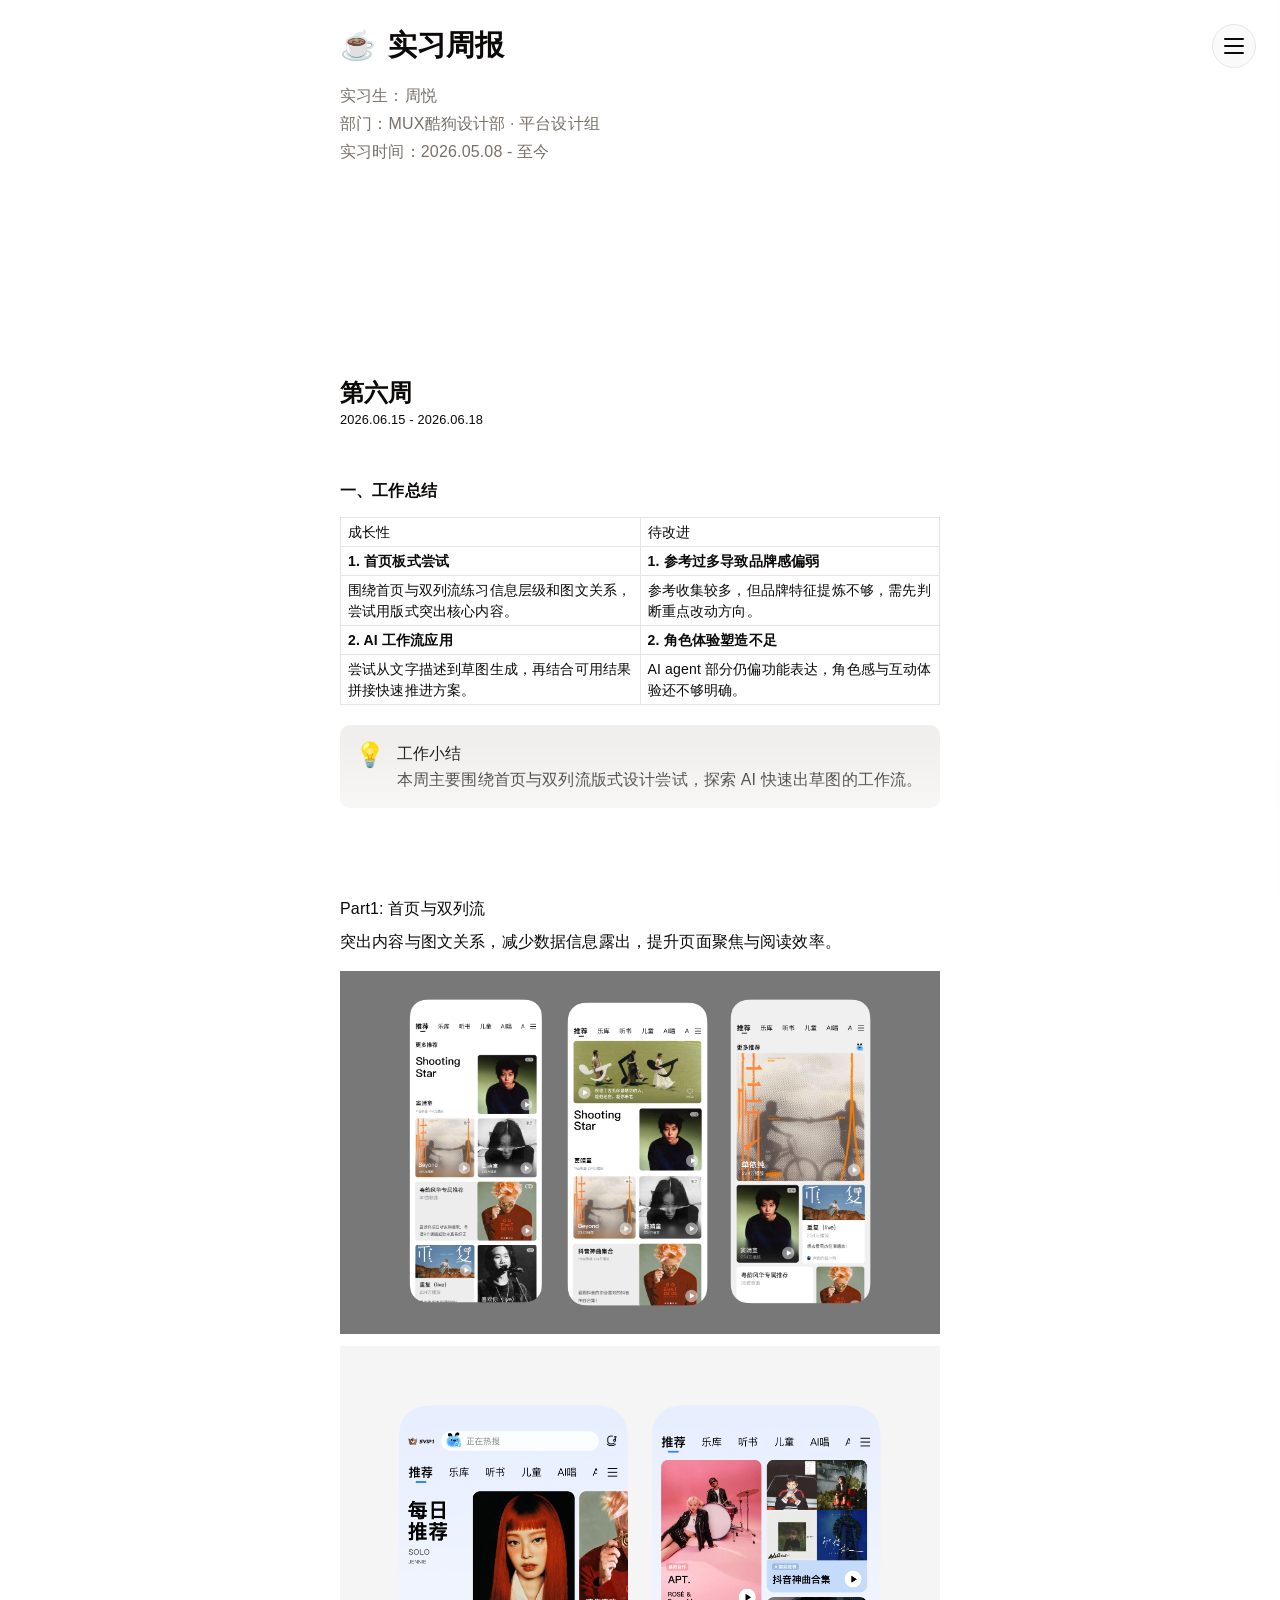
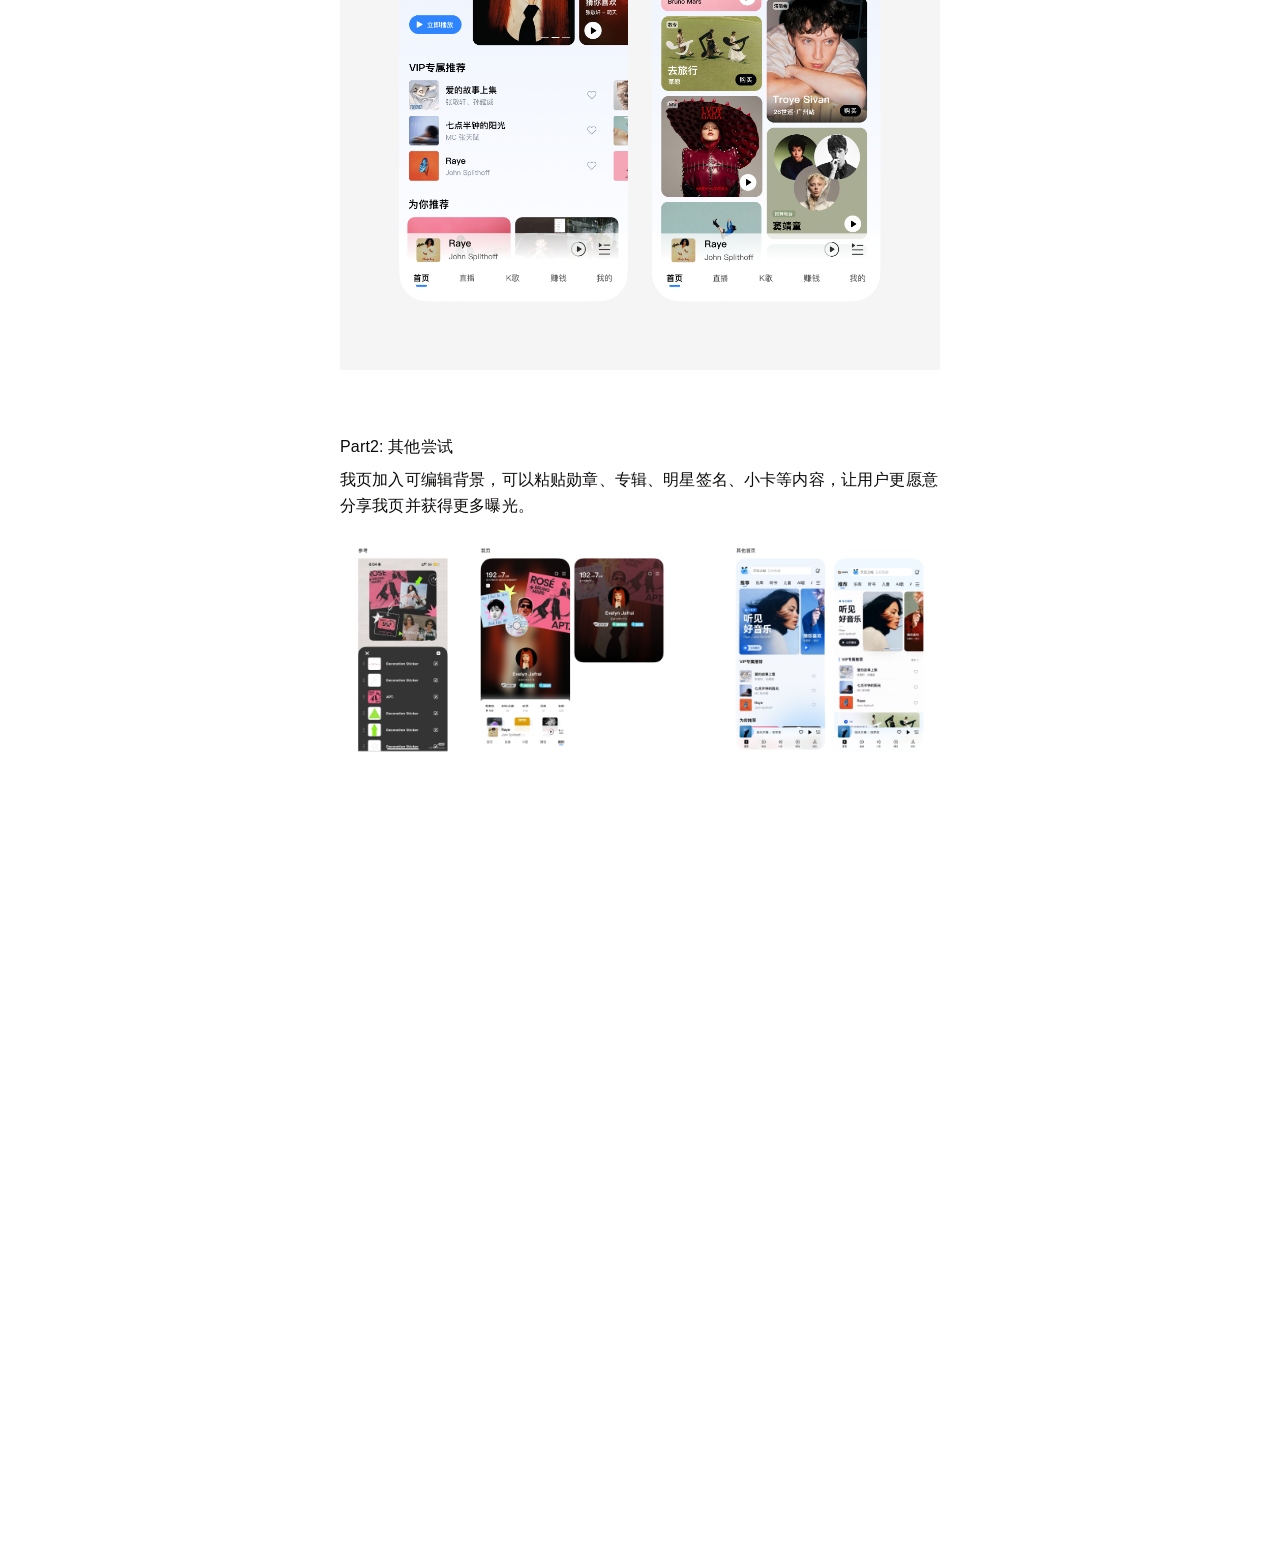
<file: index.html>
<!doctype html>
<html lang="zh-CN">
	<head>
		<meta charset="utf-8" />
		<meta name="viewport" content="width=device-width, initial-scale=1" />
		<title>实习周报-首页</title>
		<link rel="icon" href="data:image/svg+xml,%3Csvg%20xmlns%3D%22http%3A//www.w3.org/2000/svg%22%20viewBox%3D%220%200%20100%20100%22%3E%3Ctext%20y%3D%22.9em%22%20font-size%3D%2290%22%3E%E2%98%95%EF%B8%8F%3C/text%3E%3C/svg%3E" />
		<style>
			:root {
				--accent-color: #007aff;
				--bg-gray: #f7f6f3;
				--text-main: rgb(55, 53, 47);
				--text-secondary: rgba(55, 53, 47, 0.6);
				--card-bg: #fff;
				--body-bg: #f7f6f3;
				--base-font-size: 16px;
				--menu-bg: rgba(255, 255, 255, 0.95);
				--menu-font-size: 16px;
				--header-top: 24px;
				--header-btn-size: 44px;
			}

			body.dark-mode {
				--bg-gray: #5a5a5c;
				--text-main: #f2f2f7;
				--text-secondary: #aeaeb2;
				--card-bg: #4f4f51;
				--body-bg: #404042;
				--menu-bg: rgba(79, 79, 81, 0.96);
			}

			html {
				font-size: var(--base-font-size);
			}

			body {
				margin: 0;
				padding: var(--header-top) 20px 40px;
				font-family: ui-sans-serif, -apple-system, BlinkMacSystemFont, "Segoe UI", Helvetica, Arial, sans-serif;
				color: var(--text-main);
				line-height: 1.5;
				background-color: var(--body-bg);
				transition: background-color 0.3s, color 0.3s;
			}
			main {
				max-width: 600px;
				margin: 0 auto;
			}
			.header-section {
				margin-bottom: 10px;
				position: relative;
			}
			h1 {
				font-size: 1.8rem;
				margin: 0 0 16px;
				min-height: var(--header-btn-size);
				display: flex;
				align-items: center;
				gap: 12px;
				padding-right: calc(var(--header-btn-size) + 16px);
			}
			.profile-info {
				font-size: 1rem;
				color: var(--text-secondary);
			}
			.profile-info p {
				margin: 4px 0;
			}

			h2 {
				font-size: 1.15rem;
				margin: 10px 0 4px;
				font-weight: 700;
			}

			/* Hamburger menu button */
			.hamburger-btn {
				position: fixed;
				top: var(--header-top);
				right: 24px;
				z-index: 1001;
				background: var(--bg-gray);
				border: none;
				border-radius: 12px;
				width: var(--header-btn-size);
				height: var(--header-btn-size);
				cursor: pointer;
				display: flex;
				flex-direction: column;
				justify-content: center;
				align-items: center;
				gap: 5px;
				transition: background-color 0.2s;
				box-shadow: 0 2px 8px rgba(0,0,0,0.05);
			}

			.hamburger-btn:hover {
				background-color: rgba(0, 0, 0, 0.06);
			}

			body.dark-mode .hamburger-btn:hover {
				background-color: rgba(255, 255, 255, 0.08);
			}

			.hamburger-btn span {
				display: block;
				width: 20px;
				height: 2px;
				background-color: var(--text-main);
				border-radius: 2px;
				transition: all 0.3s ease;
			}
			.hamburger-btn.active span:nth-child(1) { transform: translateY(7px) rotate(45deg); }
			.hamburger-btn.active span:nth-child(2) { opacity: 0; }
			.hamburger-btn.active span:nth-child(3) { transform: translateY(-7px) rotate(-45deg); }

			/* Settings Menu Panel — fixed size, unaffected by font slider */
			.settings-menu {
				position: fixed;
				top: 0;
				right: -300px;
				width: 280px;
				height: 100vh;
				background: var(--menu-bg);
				backdrop-filter: blur(20px);
				-webkit-backdrop-filter: blur(20px);
				z-index: 1000;
				box-shadow: -5px 0 20px rgba(0,0,0,0.1);
				transition: right 0.4s cubic-bezier(0.4, 0, 0.2, 1);
				padding: 100px 24px 24px;
				box-sizing: border-box;
				font-size: var(--menu-font-size);
			}
			.settings-menu.open {
				right: 0;
			}

			.menu-item {
				margin-bottom: 32px;
			}
			.menu-item > label {
				display: block;
				font-size: 14px;
				font-weight: 600;
				margin-bottom: 12px;
				color: var(--text-secondary);
				text-transform: uppercase;
				letter-spacing: 0.05em;
			}

			.toggle-row > label:not(.switch) {
				display: block;
				font-size: var(--menu-font-size);
				font-weight: 400;
				margin: 0;
				color: var(--text-main);
				text-transform: none;
				letter-spacing: normal;
			}

			/* Dark Mode Toggle */
			.toggle-row {
				display: flex;
				justify-content: space-between;
				align-items: center;
			}
			.switch {
				position: relative;
				display: inline-block;
				width: 50px;
				height: 28px;
			}
			.switch input { opacity: 0; width: 0; height: 0; }
			.slider {
				position: absolute;
				cursor: pointer;
				top: 0; left: 0; right: 0; bottom: 0;
				background-color: #ccc;
				transition: .4s;
				border-radius: 28px;
			}
			.slider:before {
				position: absolute;
				content: "";
				height: 20px; width: 20px;
				left: 4px; bottom: 4px;
				background-color: white;
				transition: .4s;
				border-radius: 50%;
				box-shadow: 0 2px 4px rgba(0,0,0,0.2);
			}
			input:checked + .slider { background-color: var(--accent-color); }
			input:checked + .slider:before { transform: translateX(22px); }

			/* Font Size Slider */
			.font-slider-container {
				padding: 10px 0;
			}
			.font-slider {
				-webkit-appearance: none;
				width: 100%;
				height: 6px;
				background: #ddd;
				border-radius: 3px;
				outline: none;
				margin: 15px 0;
			}
			.font-slider::-webkit-slider-thumb {
				-webkit-appearance: none;
				appearance: none;
				width: 24px;
				height: 24px;
				background: #fff;
				border: 1px solid rgba(0,0,0,0.1);
				border-radius: 50%;
				cursor: pointer;
				box-shadow: 0 2px 6px rgba(0,0,0,0.15);
			}
			.slider-labels {
				display: flex;
				justify-content: space-between;
				font-size: 12px;
				color: var(--text-secondary);
				margin-top: 8px;
			}

			/* Card UI Styles */
			.card-container {
				display: flex;
				flex-direction: column;
				gap: 16px;
			}

			.zhoubao-card {
				background: var(--card-bg);
				border-radius: 16px;
				overflow: hidden;
				transition: all 0.4s cubic-bezier(0.4, 0, 0.2, 1);
				cursor: pointer;
				position: relative;
				border: 1px solid rgba(0,0,0,0.03);
				display: block;
			}

			a.zhoubao-card {
				color: inherit;
				text-decoration: none;
			}

			.zhoubao-card.no-cover .card-header {
				justify-content: flex-start;
			}

			/* Expanded State */
			.zhoubao-card.expanded {
				background: var(--card-bg);
				box-shadow: 0 4px 12px rgba(0, 0, 0, 0.04), 0 1px 3px rgba(0, 0, 0, 0.03);
				transform: translateY(-2px);
				border-color: rgba(0, 0, 0, 0.05);
			}

			body.dark-mode .zhoubao-card.expanded {
				box-shadow: 0 4px 12px rgba(0, 0, 0, 0.12), 0 1px 3px rgba(0, 0, 0, 0.08);
				border-color: rgba(255, 255, 255, 0.06);
			}

			.card-cover {
				width: 100%;
				height: 240px;
				overflow: hidden;
			}

			.card-cover img,
			.card-cover video {
				width: 100%;
				height: 100%;
				object-fit: cover;
			}

			.card-content {
				padding: 16px 20px;
				display: flex;
				flex-direction: column;
				gap: 2px;
			}

			.card-header {
				display: flex;
				justify-content: space-between;
				align-items: center;
			}

			.card-title {
				font-size: 1.05rem;
				font-weight: 600;
			}

			.card-date {
				font-size: 0.8rem;
				color: var(--text-secondary);
			}

			.card-action {
				opacity: 1;
				visibility: visible;
			}

			.view-button {
				display: inline-flex;
				align-items: center;
				gap: 6px;
				background: var(--accent-color);
				color: #fff;
				padding: 8px 16px;
				border-radius: 18px;
				text-decoration: none;
				font-weight: 600;
				font-size: 0.85rem;
				transition: transform 0.2s, background-color 0.2s;
			}

			.view-button:hover {
				transform: scale(1.05);
				background-color: #0056b3;
			}

			/* Collapsed Hover */
			.zhoubao-card:hover {
				background-color: var(--bg-gray);
				opacity: 0.9;
			}

			@media (max-width: 600px) {
				:root {
					--header-top: 20px;
				}
				.card-cover { height: 180px; }
				.hamburger-btn { right: 15px; }
			}

			/* Bottom Gradient Overlay */
			.bottom-gradient {
				position: fixed;
				bottom: 0;
				left: 0;
				right: 0;
				height: 160px;
				background: linear-gradient(to top, 
					var(--body-bg) 0%, 
					var(--body-bg) 20%, 
					transparent 100%);
				pointer-events: none;
				z-index: 999;
			}
			
			/* Extra padding for main to scroll past gradient */
			main {
				padding-bottom: 100px;
			}

			.latest-report {
				margin-top: 4px;
				margin-bottom: 18px;
			}

			.report-iframe {
				display: block;
				width: 100%;
				border: 0;
				min-height: 400px;
				background: transparent;
				overflow: hidden;
			}

			.global-lightbox {
				position: fixed;
				inset: 0;
				display: none;
				align-items: center;
				justify-content: center;
				padding: 24px;
				background: rgba(0, 0, 0, 0.92);
				z-index: 3000;
			}

			.global-lightbox.open {
				display: flex;
			}

			.global-lightbox img {
				max-width: min(96vw, 1600px);
				max-height: 94vh;
				width: auto;
				height: auto;
				object-fit: contain;
			}

			.global-lightbox video {
				max-width: min(96vw, 1600px);
				max-height: 94vh;
				width: auto;
				height: auto;
				object-fit: contain;
				background: #000;
			}
		</style>
		<link rel="stylesheet" href="assets/elevenlabs.css" />
	</head>
	<body>
		<button
			type="button"
			class="hamburger-btn"
			id="menuBtn"
			aria-label="打开设置菜单"
			aria-expanded="false"
			aria-controls="settingsMenu"
		>
			<span></span>
			<span></span>
			<span></span>
		</button>

		<aside class="settings-menu" id="settingsMenu">
			<div class="menu-item">
				<div class="toggle-row">
					<label>Dark Mode</label>
					<label class="switch">
						<input type="checkbox" id="darkModeToggle">
						<span class="slider"></span>
					</label>
				</div>
			</div>

			<div class="menu-item">
				<label>Font Size</label>
				<div class="font-slider-container">
					<input type="range" min="14" max="24" value="16" class="font-slider" id="fontSlider">
					<div class="slider-labels">
						<span>Small</span>
						<span id="fontSizeLabel">16px</span>
						<span>Large</span>
					</div>
				</div>
			</div>
		</aside>

		<main>
			<div class="header-section">
				<h1><span class="home-icon" aria-hidden="true">☕️</span>实习周报</h1>
				<div class="profile-info">
					<p>实习生：周悦</p>
					<p>部门：MUX酷狗设计部 · 平台设计组</p>
					<p>实习时间：2026.05.08 - 至今</p>
				</div>
			</div>

			<div class="latest-report">
				<iframe class="report-iframe" id="latestReport" name="latestReport" src="week6/zhoubao6.html?embed=1" loading="lazy" allow="fullscreen; autoplay" allowfullscreen scrolling="no"></iframe>
			</div>

			<h2>往期周报</h2>

			<div class="card-container" id="archiveList"></div>
		</main>

		<div class="bottom-gradient"></div>
		<div class="global-lightbox" id="globalLightbox" aria-hidden="true">
			<img id="globalLightboxImage" alt="">
			<video id="globalLightboxVideo" controls playsinline autoplay loop muted></video>
		</div>

		<script>
			const reports = [
				{
					id: 'week6',
					title: '第六周',
					date: '2026.06.15 - 2026.06.18',
					embedSrc: 'week6/zhoubao6.html?embed=1'
				},
				{
					id: 'week5',
					title: '第五周',
					date: '2026.06.08 - 2026.06.12',
					embedSrc: 'week5/zhoubao5.html?embed=1'
				},
				{
					id: 'week4',
					title: '第四周',
					date: '2026.06.01 - 2026.06.05',
					embedSrc: 'week4/zhoubao4.html?embed=1'
				},
				{
					id: 'week3',
					title: '第三周',
					date: '2026.05.25 - 2026.05.29',
					embedSrc: 'week3/zhoubao3.html?embed=1'
				},
				{
					id: 'week2',
					title: '第二周',
					date: '2026.05.18 - 2026.05.22',
					embedSrc: 'week2/zhoubao2.html?embed=1'
				},
				{
					id: 'week1',
					title: '第一周',
					date: '2026.05.11 - 2026.05.15',
					embedSrc: 'week1/zhoubao1.html?embed=1'
				}
			];

			const latestReportFrame = document.getElementById('latestReport');
			const archiveList = document.getElementById('archiveList');
			const params = new URLSearchParams(window.location.search);
			const currentReportId = params.get('report') || 'week6';
			const currentReport = reports.find((report) => report.id === currentReportId) || reports[0];

			latestReportFrame.src = currentReport.embedSrc;

			archiveList.innerHTML = reports
				.filter((report) => report.id !== currentReport.id)
				.map((report) => `
					<a class="zhoubao-card no-cover" href="index.html?report=${report.id}">
						<div class="card-content">
							<div class="card-header">
								<div class="card-title">${report.title}</div>
							</div>
							<div class="card-date">${report.date}</div>
						</div>
					</a>
				`)
				.join('');

			function setIframeHeight(iframe, height) {
				if (!iframe || !Number.isFinite(height)) return;
				iframe.style.height = `${Math.max(120, height)}px`;
			}

			function syncFontSizeToFrames(value) {
				document.querySelectorAll('iframe.report-iframe').forEach((iframe) => {
					try {
						iframe.contentWindow.postMessage({ type: 'reportFontSize', value }, '*');
					} catch {}
					try {
						iframe.contentDocument.documentElement.style.setProperty('--base-font-size', value + 'px');
					} catch {}
				});
			}

			function syncDarkModeToFrames(enabled) {
				document.querySelectorAll('iframe.report-iframe').forEach((iframe) => {
					try {
						iframe.contentWindow.postMessage({ type: 'reportDarkMode', enabled }, '*');
					} catch {}
					try {
						iframe.contentDocument.body.classList.toggle('dark-mode', enabled);
					} catch {}
				});
			}

			const globalLightbox = document.getElementById('globalLightbox');
			const globalLightboxImage = document.getElementById('globalLightboxImage');
			const globalLightboxVideo = document.getElementById('globalLightboxVideo');
			function openGlobalLightbox(src, alt = '') {
				globalLightboxVideo.pause();
				globalLightboxVideo.removeAttribute('src');
				globalLightboxVideo.style.display = 'none';
				globalLightboxImage.style.display = 'block';
				globalLightboxImage.src = src;
				globalLightboxImage.alt = alt;
				globalLightbox.classList.add('open');
				globalLightbox.setAttribute('aria-hidden', 'false');
				body.style.overflow = 'hidden';
			}
			function openGlobalVideo(src) {
				globalLightboxImage.removeAttribute('src');
				globalLightboxImage.style.display = 'none';
				globalLightboxVideo.style.display = 'block';
				globalLightboxVideo.src = src;
				globalLightboxVideo.load();
				globalLightboxVideo.play().catch(() => {});
				globalLightbox.classList.add('open');
				globalLightbox.setAttribute('aria-hidden', 'false');
				body.style.overflow = 'hidden';
			}
			function closeGlobalLightbox() {
				globalLightbox.classList.remove('open');
				globalLightbox.setAttribute('aria-hidden', 'true');
				globalLightboxImage.removeAttribute('src');
				globalLightboxVideo.pause();
				globalLightboxVideo.removeAttribute('src');
				body.style.overflow = '';
			}

			window.addEventListener('message', (event) => {
				const data = event.data;
				if (!data) return;
				if (data.type === 'reportHeight' && data.name) {
					const iframe = document.querySelector(`iframe[name="${data.name}"]`);
					setIframeHeight(iframe, data.height);
				}
				if (data.type === 'reportImageOpen' && data.src) {
					openGlobalLightbox(data.src, data.alt || 'preview');
				}
				if (data.type === 'reportVideoOpen' && data.src) {
					openGlobalVideo(data.src);
				}
			});

			globalLightbox.addEventListener('click', closeGlobalLightbox);
			document.addEventListener('keydown', (e) => {
				if (e.key === 'Escape' && globalLightbox.classList.contains('open')) closeGlobalLightbox();
			});

			document.querySelectorAll('iframe.report-iframe').forEach((iframe) => {
				iframe.addEventListener('load', () => {
					try {
						setIframeHeight(iframe, iframe.contentDocument.documentElement.scrollHeight);
					} catch {}
					syncDarkModeToFrames(body.classList.contains('dark-mode'));
					const currentValue = Number.parseInt(fontSlider.value, 10);
					if (Number.isFinite(currentValue)) syncFontSizeToFrames(currentValue);
				});
			});

			// Menu logic
			const menuBtn = document.getElementById('menuBtn');
			const settingsMenu = document.getElementById('settingsMenu');
			const body = document.body;

			function setMenuOpen(open) {
				menuBtn.classList.toggle('active', open);
				settingsMenu.classList.toggle('open', open);
				menuBtn.setAttribute('aria-expanded', open);
			}

			menuBtn.addEventListener('click', () => {
				setMenuOpen(!settingsMenu.classList.contains('open'));
			});

			// Close menu when clicking outside
			document.addEventListener('click', (e) => {
				if (!settingsMenu.contains(e.target) && !menuBtn.contains(e.target) && settingsMenu.classList.contains('open')) {
					setMenuOpen(false);
				}
			});

			// Dark Mode logic
			const darkModeToggle = document.getElementById('darkModeToggle');
			
			// Load preference
			if (localStorage.getItem('dark-mode') === 'true') {
				body.classList.add('dark-mode');
				darkModeToggle.checked = true;
				syncDarkModeToFrames(true);
			}

			darkModeToggle.addEventListener('change', (e) => {
				if (e.target.checked) {
					body.classList.add('dark-mode');
					localStorage.setItem('dark-mode', 'true');
					syncDarkModeToFrames(true);
				} else {
					body.classList.remove('dark-mode');
					localStorage.setItem('dark-mode', 'false');
					syncDarkModeToFrames(false);
				}
			});

			// Font Size logic
			const fontSlider = document.getElementById('fontSlider');
			const fontSizeLabel = document.getElementById('fontSizeLabel');

			// Load preference
			const savedFontSize = localStorage.getItem('font-size');
			if (savedFontSize) {
				document.documentElement.style.setProperty('--base-font-size', savedFontSize + 'px');
				fontSlider.value = savedFontSize;
				fontSizeLabel.textContent = savedFontSize + 'px';
				syncFontSizeToFrames(Number(savedFontSize));
			}

			fontSlider.addEventListener('input', (e) => {
				const val = e.target.value;
				document.documentElement.style.setProperty('--base-font-size', val + 'px');
				fontSizeLabel.textContent = val + 'px';
				localStorage.setItem('font-size', val);
				syncFontSizeToFrames(Number(val));
			});
		</script>
	</body>
</html>
</file>
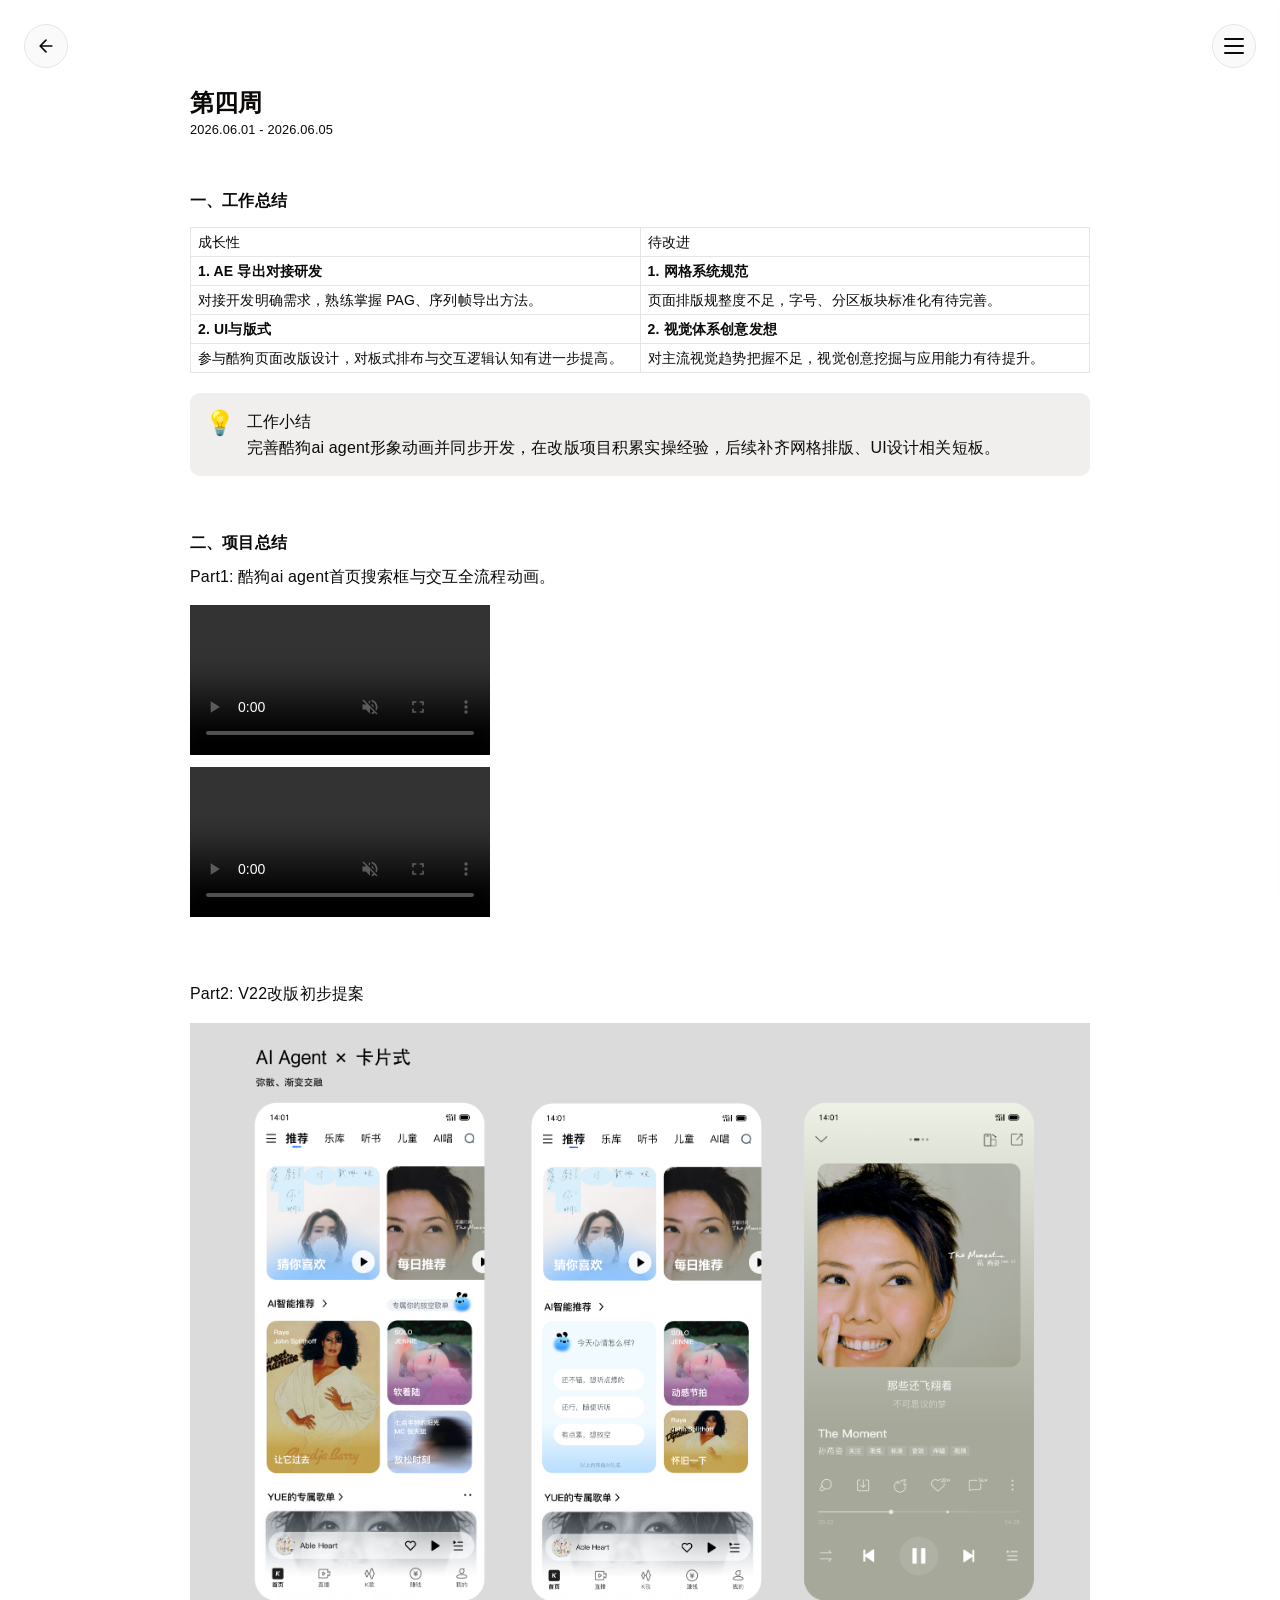
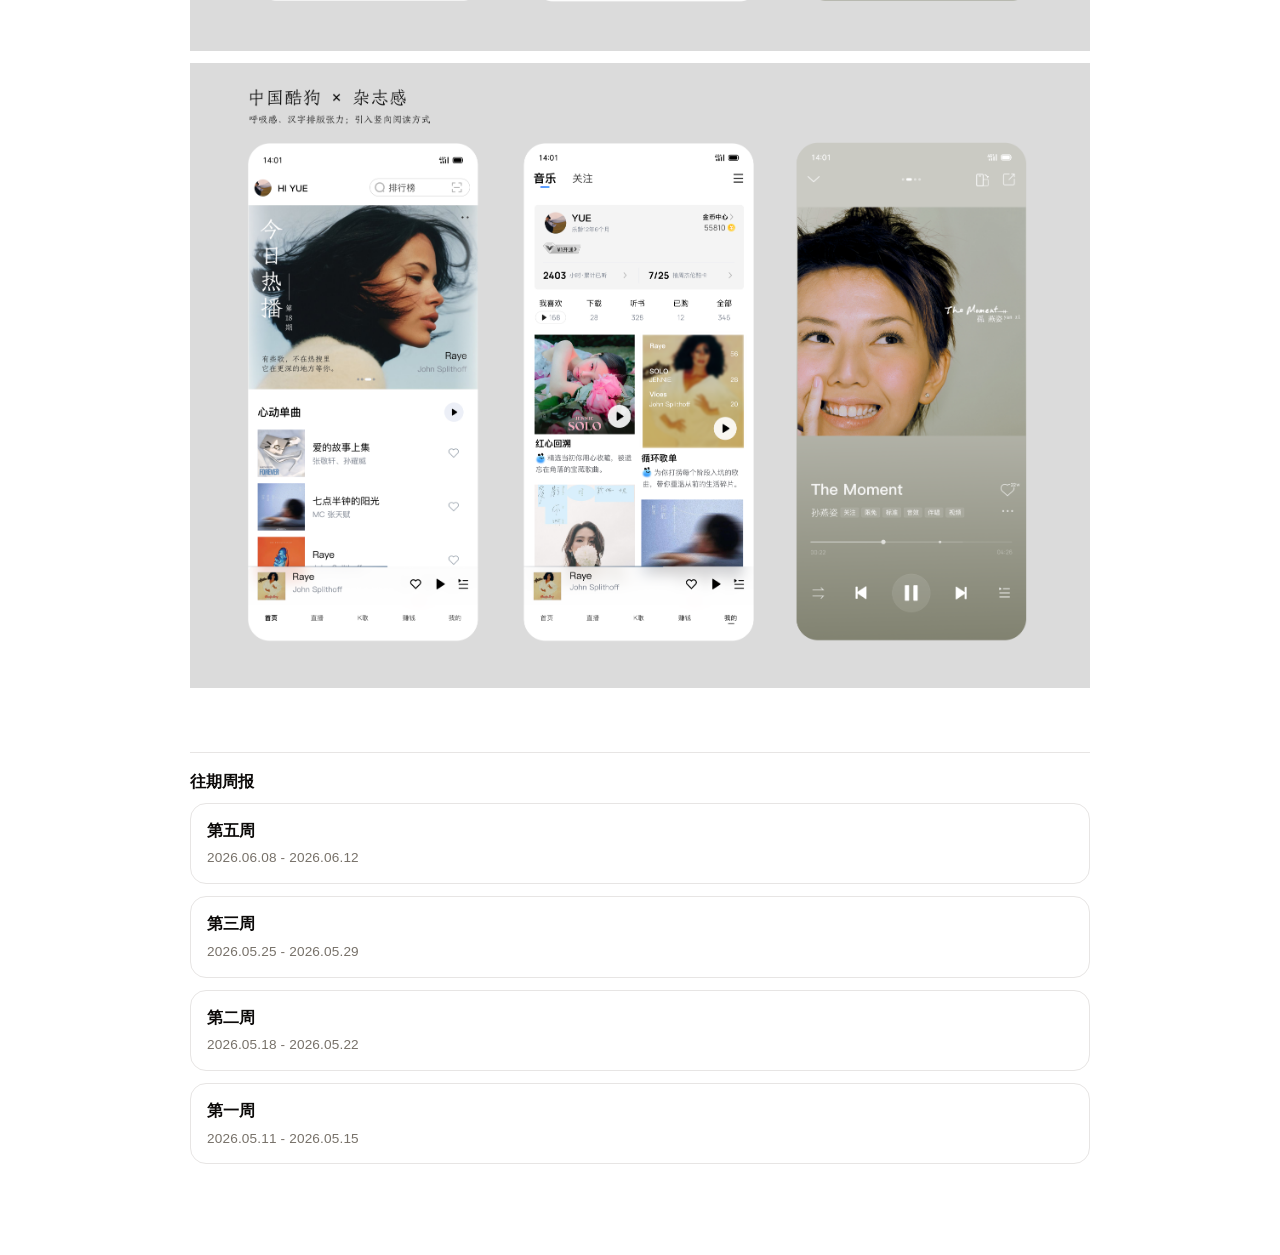
<file: week4/zhoubao4.html>
<html><head><meta http-equiv="Content-Type" content="text/html; charset=utf-8"/><meta name="viewport" content="width=device-width, initial-scale=1"/><title>第四周 · 2026.06.01 - 2026.06.05</title><link rel="icon" href="data:image/svg+xml,%3Csvg%20xmlns%3D%22http%3A//www.w3.org/2000/svg%22%20viewBox%3D%220%200%20100%20100%22%3E%3Ctext%20y%3D%22.9em%22%20font-size%3D%2290%22%3E%E2%98%95%EF%B8%8F%3C/text%3E%3C/svg%3E"/><style>
	:root {
		--accent-color: #007aff;
		--bg-gray: #f7f6f3;
		--text-main: rgb(55, 53, 47);
		--text-secondary: rgba(55, 53, 47, 0.6);
		--body-bg: #f7f6f3;
		--base-font-size: 16px;
		--menu-bg: rgba(255, 255, 255, 0.95);
		--menu-font-size: 16px;
		--header-top: 24px;
		--header-btn-size: 44px;
		--content-max: 600px;
		--page-max: 900px;
		--table-border: rgba(55, 53, 47, 0.12);
	}

	body.dark-mode {
		--bg-gray: #5a5a5c;
		--text-main: #f2f2f7;
		--text-secondary: #aeaeb2;
		--body-bg: #404042;
		--menu-bg: rgba(79, 79, 81, 0.96);
		--table-border: rgba(255, 255, 255, 0.14);
	}

	html {
		font-size: var(--base-font-size);
		-webkit-print-color-adjust: exact;
	}

	body {
		margin: 0;
		padding: var(--header-top) 20px 40px;
		font-family: ui-sans-serif, -apple-system, BlinkMacSystemFont, "Segoe UI", Helvetica, Arial, sans-serif;
		background-color: var(--body-bg);
		color: var(--text-main);
		transition: background-color 0.3s;
	}

	/* Nav Buttons (Hamburger & Back) */
	.nav-btn {
		position: fixed;
		top: var(--header-top);
		z-index: 1001;
		background: var(--bg-gray);
		border: none;
		border-radius: 12px;
		width: var(--header-btn-size);
		height: var(--header-btn-size);
		cursor: pointer;
		display: flex;
		flex-direction: column;
		justify-content: center;
		align-items: center;
		gap: 5px;
		transition: background-color 0.2s;
		box-shadow: 0 2px 8px rgba(0,0,0,0.05);
		text-decoration: none;
	}

	.hamburger-btn { right: 24px; }
	.back-home-btn { left: 24px; }

	.back-home-btn {
		color: var(--text-main);
	}

	.back-home-btn svg {
		display: block;
	}

	.hamburger-btn span {
		display: block;
		width: 20px;
		height: 2px;
		background-color: var(--text-main);
		border-radius: 2px;
		transition: all 0.3s ease;
	}

	/* Hamburger Icon Animation */
	.hamburger-btn.active span:nth-child(1) { transform: translateY(7px) rotate(45deg); }
	.hamburger-btn.active span:nth-child(2) { opacity: 0; }
	.hamburger-btn.active span:nth-child(3) { transform: translateY(-7px) rotate(-45deg); }

	/* Settings Menu Panel — fixed size, unaffected by font slider */
	.settings-menu {
		position: fixed;
		top: 0;
		right: -300px;
		width: 280px;
		height: 100vh;
		background: var(--menu-bg);
		backdrop-filter: blur(20px);
		-webkit-backdrop-filter: blur(20px);
		z-index: 1000;
		box-shadow: -5px 0 20px rgba(0,0,0,0.1);
		transition: right 0.4s cubic-bezier(0.4, 0, 0.2, 1);
		padding: 100px 24px 24px;
		box-sizing: border-box;
		white-space: normal;
		font-size: var(--menu-font-size);
	}
	.settings-menu.open {
		right: 0;
	}

	.menu-item {
		margin-bottom: 32px;
	}
	.menu-item > label {
		display: block;
		font-size: 14px;
		font-weight: 600;
		margin-bottom: 12px;
		color: var(--text-secondary);
		text-transform: uppercase;
		letter-spacing: 0.05em;
	}

	.toggle-row > label:not(.switch) {
		display: block;
		font-size: var(--menu-font-size);
		font-weight: 400;
		margin: 0;
		color: var(--text-main);
		text-transform: none;
		letter-spacing: normal;
	}

	/* Dark Mode Toggle */
	.toggle-row {
		display: flex;
		justify-content: space-between;
		align-items: center;
	}
	.switch {
		position: relative;
		display: inline-block;
		width: 50px;
		height: 28px;
	}
	.switch input { opacity: 0; width: 0; height: 0; }
	.slider {
		position: absolute;
		cursor: pointer;
		top: 0; left: 0; right: 0; bottom: 0;
		background-color: #ccc;
		transition: .4s;
		border-radius: 28px;
	}
	.slider:before {
		position: absolute;
		content: "";
		height: 20px; width: 20px;
		left: 4px; bottom: 4px;
		background-color: white;
		transition: .4s;
		border-radius: 50%;
		box-shadow: 0 2px 4px rgba(0,0,0,0.2);
	}
	input:checked + .slider { background-color: var(--accent-color); }
	input:checked + .slider:before { transform: translateX(22px); }

	/* Font Size Slider */
	.font-slider-container {
		padding: 10px 0;
	}
	.font-slider {
		-webkit-appearance: none;
		width: 100%;
		height: 6px;
		background: #ddd;
		border-radius: 3px;
		outline: none;
		margin: 15px 0;
	}
	.font-slider::-webkit-slider-thumb {
		-webkit-appearance: none;
		appearance: none;
		width: 24px;
		height: 24px;
		background: #fff;
		border: 1px solid rgba(0,0,0,0.1);
		border-radius: 50%;
		cursor: pointer;
		box-shadow: 0 2px 6px rgba(0,0,0,0.15);
	}
	.slider-labels {
		display: flex;
		justify-content: space-between;
		font-size: 12px;
		color: var(--text-secondary);
		margin-top: 8px;
	}

	/* Notion Styles Adaptation */
	.page,
	.page p,
	.page li,
	.page td,
	.page th,
	.page h1,
	.page h2,
	.page h3,
	.page strong,
	.page-title,
	.page-date {
		color: var(--text-main);
		transition: none;
	}

	.page-date {
		color: var(--text-secondary);
	}
	mark {
		color: inherit;
	}
	.callout,
	.callout p {
		font-size: inherit;
		color: var(--text-main);
	}

	.callout {
		background: var(--bg-gray);
	}

	body.dark-mode .callout,
	body.dark-mode .block-color-gray_background.callout {
		background: rgba(255, 255, 255, 0.12);
		color: var(--text-main);
	}

	body.dark-mode .callout p,
	body.dark-mode .callout h1,
	body.dark-mode .callout h2,
	body.dark-mode .callout h3 {
		color: var(--text-main);
	}

	body.dark-mode th {
		color: var(--text-secondary);
	}

	body.dark-mode .simple-table-header-color,
	body.dark-mode .highlight-default_background,
	body.dark-mode mark {
		color: var(--text-main);
	}

	body.dark-mode .bookmark-description {
		color: var(--text-secondary);
	}

	body.dark-mode .pdf-relative-link-path {
		color: var(--text-secondary);
	}

	.simple-table-header-color {
		background: var(--bg-gray);
		color: var(--text-main);
	}

	body.dark-mode table,
	body.dark-mode th,
	body.dark-mode td {
		border-color: var(--table-border);
	}

	body.dark-mode hr {
		border-bottom-color: var(--table-border);
	}

	.simple-table mark,
	.simple-table mark.highlight-yellow_background {
		background: transparent;
		color: inherit;
	}

	.code, code {
		background: rgba(135, 131, 120, 0.15);
	}

/* cspell:disable-file */
/* webkit printing magic: print all background colors */
html {
	-webkit-print-color-adjust: exact;
}
* {
	box-sizing: border-box;
	-webkit-print-color-adjust: exact;
}

html,
body {
	margin: 0;
	padding: 0;
}
@media only screen {
	body {
		margin: 0;
		padding: var(--header-top) 20px 40px;
		color: var(--text-main);
	}

	.page {
		max-width: var(--page-max);
		margin: 0 auto;
	}

	.page > header {
		max-width: var(--content-max);
		margin-top: -140px;
		margin-bottom: 0;
		margin-right: auto;
		margin-left: 0;
		padding: 0;
	}
}

body.embed-mode {
	padding: 0;
	background: transparent;
	overflow: hidden;
}

body.embed-mode .nav-btn,
body.embed-mode #menuBtn,
body.embed-mode #settingsMenu {
	display: none !important;
}

body.embed-mode .page > header {
	margin-top: 0;
}

body.embed-mode .page-title,
body.embed-mode .page-date {
	padding-right: 0;
}

body.embed-mode .report-links {
	display: none;
}

.report-links {
	margin-top: 12px;
	padding-top: 8px;
	border-top: 1px solid var(--table-border);
}

.report-links-title {
	margin: 0 0 8px;
	font-size: 1rem;
}

.report-links-list {
	display: flex;
	flex-direction: column;
	gap: 12px;
}

.report-link-card {
	display: block;
	background: rgba(255, 255, 255, 0.9);
	border: 1px solid var(--table-border);
	border-radius: 16px;
	padding: 14px 16px;
	text-decoration: none;
	color: inherit;
}

body.dark-mode .report-link-card {
	background: rgba(79, 79, 81, 0.6);
}

.report-link-title {
	font-weight: 600;
}

.report-link-date {
	margin-top: 4px;
	font-size: 0.85rem;
	color: var(--text-secondary);
}

@media only screen and (max-width: 600px) {
	:root {
		--header-top: 20px;
	}
	.hamburger-btn { right: 15px; }
	.back-home-btn { left: 15px; }
}

body {
	font-size: var(--base-font-size);
	line-height: 1.6;
	white-space: pre-wrap;
}

a,
a.visited {
	color: inherit;
	text-decoration: underline;
}

.pdf-relative-link-path {
	font-size: 80%;
	color: var(--text-secondary);
}

h1,
h2,
h3 {
	letter-spacing: -0.01em;
	line-height: 1.2;
	font-weight: 600;
	margin-bottom: 0;
}

/* Override strong tags inside headings to maintain consistent weight */
h1 strong,
h2 strong,
h3 strong {
	font-weight: 600;
}

.page-title {
	font-size: 1.5rem;
	font-weight: 700;
	margin: 0 0 4px;
	padding: 0;
	padding-right: calc(var(--header-btn-size) + 16px);
	line-height: 1.15;
	text-align: left;
}

.page-body p {
	margin-top: 0.5em;
	margin-bottom: 0.5em;
}

.page-date {
	font-size: 0.8rem;
	color: var(--text-secondary);
	margin: 0 0 48px;
	padding: 0;
	padding-right: calc(var(--header-btn-size) + 16px);
	line-height: 1.5;
}

h1.page-title {
	margin-top: 0;
}

h1 {
	font-size: 1.875rem;
	margin-top: 1.875rem;
}

h2 {
	font-size: 1.5rem;
	margin-top: 1.5rem;
}

h3 {
	font-size: 1.25rem;
	margin-top: 1.25rem;
}

.source {
	border: 1px solid #ddd;
	border-radius: 3px;
	padding: 1.5em;
	word-break: break-all;
}

.callout {
	border-radius: 10px;
	padding: 1rem;
}

figure {
	margin: 1.25em 0;
	page-break-inside: avoid;
}

figcaption {
	opacity: 0.5;
	font-size: 85%;
	margin-top: 0.5em;
}

mark {
	background-color: transparent;
}

.indented {
	padding-left: 1.5em;
}

hr {
	background: transparent;
	display: block;
	width: 100%;
	height: 1px;
	visibility: visible;
	border: none;
	border-bottom: 1px solid var(--table-border);
}

img {
	max-width: 100%;
	cursor: zoom-in;
}

video {
	max-width: 100%;
	height: auto;
	display: block;
}

.image-lightbox {
	position: fixed;
	inset: 0;
	display: none;
	align-items: center;
	justify-content: center;
	padding: 24px;
	background: rgba(0, 0, 0, 0.88);
	z-index: 2000;
}

.image-lightbox.open {
	display: flex;
}

.image-lightbox img {
	max-width: min(96vw, 1400px);
	max-height: 92vh;
	width: auto;
	height: auto;
	object-fit: contain;
	cursor: zoom-out;
}

.media-stack {
	display: grid;
	gap: 12px;
	margin: 16px 0 64px;
}

.media-stack figure {
	margin: 0;
}

.media-row {
	display: flex;
	gap: 12px;
	flex-wrap: nowrap;
	overflow-x: auto;
	-webkit-overflow-scrolling: touch;
}

.media-row figure {
	margin: 0;
	flex: 1 1 0;
	min-width: 220px;
}

.table-scroll {
	overflow-x: visible;
}

.table-scroll table {
	width: 100%;
	min-width: 0;
	table-layout: fixed;
}

@media only screen and (max-width: 600px) {
	body {
		margin: 0;
		padding: 16px;
	}

	.column-list {
		flex-direction: column;
		gap: 24px;
	}
}

@media only print {
	img {
		max-height: 100vh;
		object-fit: contain;
	}

	table.collection-content {
		width: 100%;
		table-layout: fixed;
	}

	table.collection-content th,
	table.collection-content td {
		overflow-wrap: anywhere;
	}

	table.collection-content td > .user,
	table.collection-content td > time {
		white-space: pre-wrap;
	}
}

@page {
	margin: 1in;
}

.collection-content-wrapper {
	overflow-x: auto;
}

@media only print {
	.collection-content-wrapper {
		overflow-x: visible;
	}
}

.collection-content {
	font-size: 0.875rem;
}

.collection-content td {
	white-space: pre-wrap;
	word-break: break-word;
}

.column-list {
	display: flex;
	gap: 46px;
}

.column {
	min-width: 0;
	overflow: hidden;
}

.column > *:first-child {
	margin-top: 0;
}

.table_of_contents-item {
	display: block;
	font-size: 0.875rem;
	line-height: 1.3;
	padding: 0.125rem;
}

.table_of_contents-indent-1 {
	margin-left: 1.5rem;
}

.table_of_contents-indent-2 {
	margin-left: 3rem;
}

.table_of_contents-indent-3 {
	margin-left: 4.5rem;
}

.table_of_contents-link {
	text-decoration: none;
	opacity: 0.7;
	border-bottom: 1px solid rgba(55, 53, 47, 0.18);
}

table,
th,
td {
	border: 1px solid var(--table-border);
}

table {
	border-collapse: collapse;
	border-left: none;
	border-right: none;
}

th,
td {
	font-weight: normal;
	padding: 0.25em 0.5em;
	line-height: 1.5;
	min-height: 1.5em;
	text-align: left;
	vertical-align: top;
}

th {
	color: var(--text-secondary);
}

ol,
ul {
	margin: 0;
	margin-block-start: 0.6em;
	margin-block-end: 0.6em;
}

li > ol:first-child,
li > ul:first-child {
	margin-block-start: 0.6em;
}

ul > li {
	list-style: disc;
}

ul.to-do-list {
	padding-inline-start: 0;
}

ul.to-do-list > li {
	list-style: none;
}

.to-do-children-checked {
	text-decoration: line-through;
	opacity: 0.375;
}

ul.toggle > li {
	list-style: none;
}

ul {
	padding-inline-start: 1.7em;
}

ul > li {
	padding-left: 0.1em;
}

ol {
	padding-inline-start: 1.6em;
}

ol.numbered-list.numbered-list-digits-2 {
	padding-inline-start: 2em;
}

ol.numbered-list.numbered-list-digits-3plus {
	padding-inline-start: 2.4em;
}

ol > li {
	padding-left: 0.2em;
}

.mono ol {
	padding-inline-start: 2em;
}

.mono ol > li {
	text-indent: -0.4em;
}

.toggle {
	padding-inline-start: 0em;
	list-style-type: none;
}

/* Indent toggle children */
.toggle > li > details {
	padding-left: 1.7em;
}

.toggle > li > details > summary {
	margin-left: -1.1em;
}

.selected-value {
	display: inline-block;
	padding: 0 0.5em;
	background: rgba(206, 205, 202, 0.5);
	border-radius: 3px;
	margin-right: 0.5em;
	margin-top: 0.3em;
	margin-bottom: 0.3em;
	white-space: nowrap;
}

.collection-title {
	display: inline-block;
	margin-right: 1em;
}

.page-description {
	margin-bottom: 2em;
}

.page-description:empty {
	display: none;
	margin: 0;
}

.simple-table {
	margin-top: 1em;
	font-size: 0.875rem;
	empty-cells: show;
}
.simple-table td {
	height: 29px;
	min-width: 120px;
	overflow-wrap: anywhere;
	word-break: break-word;
}

.simple-table th {
	height: 29px;
	min-width: 120px;
	overflow-wrap: anywhere;
	word-break: break-word;
}

.simple-table td[style],
.simple-table th[style] {
	width: auto !important;
}

.simple-table-header-color {
	background: var(--bg-gray);
	color: var(--text-main);
}
.simple-table-header {
	font-weight: 500;
}

time {
	opacity: 0.5;
}

.icon {
	display: inline-flex;
	align-items: center;
	justify-content: center;
	max-width: 1.2em;
	max-height: 1.2em;
	text-decoration: none;
	vertical-align: text-bottom;
	margin-right: 0.5em;
}

img.icon {
	border-radius: 3px;
}

.callout img.notion-static-icon {
	width: 1em;
	height: 1em;
}

.callout p {
	margin: 0;
}

.callout h1,
.callout h2,
.callout h3 {
	margin: 0 0 0.6rem;
}

.user-icon {
	width: 1.5em;
	height: 1.5em;
	border-radius: 100%;
	margin-right: 0.5rem;
}

.user-icon-inner {
	font-size: 0.8em;
}

.text-icon {
	border: 1px solid #000;
	text-align: center;
}

.page-cover-image {
	display: block;
	object-fit: cover;
	width: 100%;
	max-height: 30vh;
}

.page-header-icon {
	font-size: 0.875rem;
	margin-bottom: 0.75rem;
}

.page-header-icon a {
	opacity: 0.7;
	text-decoration: none;
	border-bottom: 1px solid rgba(55, 53, 47, 0.18);
}

.page-header-icon-with-cover {
	margin-top: -0.72em;
	margin-left: 0.07em;
}

.page-header-icon img {
	border-radius: 3px;
}

.link-to-page {
	margin: 1em 0;
	padding: 0;
	border: none;
	font-weight: 500;
}

p > .user {
	opacity: 0.5;
}

td > .user,
td > time {
	white-space: nowrap;
}

input[type="checkbox"] {
	transform: scale(1.5);
	margin-right: 0.6em;
	vertical-align: middle;
}

p {
	margin-top: 0.5em;
	margin-bottom: 0.5em;
}

.image {
	border: none;
	margin: 1.5em 0;
	padding: 0;
	border-radius: 0;
	text-align: center;
}

.code,
code {
	background: rgba(135, 131, 120, 0.15);
	border-radius: 3px;
	padding: 0.2em 0.4em;
	border-radius: 3px;
	font-size: 85%;
	tab-size: 2;
}

code {
	color: #eb5757;
}

.code {
	padding: 1.5em 1em;
}

.code-wrap {
	white-space: pre-wrap;
	word-break: break-all;
}

.code > code {
	background: none;
	padding: 0;
	font-size: 100%;
	color: inherit;
}

blockquote {
	font-size: 1em;
	margin: 1em 0;
	padding-left: 1em;
	border-left: 3px solid var(--text-secondary);
}

blockquote.quote-large {
	font-size: 1.25em;
}

.bookmark {
	text-decoration: none;
	max-height: 8em;
	padding: 0;
	display: flex;
	width: 100%;
	align-items: stretch;
}

.bookmark-title {
	font-size: 0.85em;
	overflow: hidden;
	text-overflow: ellipsis;
	height: 1.75em;
	white-space: nowrap;
}

.bookmark-text {
	display: flex;
	flex-direction: column;
}

.bookmark-info {
	flex: 4 1 180px;
	padding: 12px 14px 14px;
	display: flex;
	flex-direction: column;
	justify-content: space-between;
}

.bookmark-image {
	width: 33%;
	flex: 1 1 180px;
	display: block;
	position: relative;
	object-fit: cover;
	border-radius: 1px;
}

.bookmark-description {
	color: var(--text-secondary);
	font-size: 0.75em;
	overflow: hidden;
	max-height: 4.5em;
	word-break: break-word;
}

.bookmark-href {
	font-size: 0.75em;
	margin-top: 0.25em;
}

.sans { font-family: ui-sans-serif, -apple-system, BlinkMacSystemFont, "Segoe UI Variable Display", "Segoe UI", Helvetica, "Apple Color Emoji", "Noto Sans Arabic", "Noto Sans Hebrew", Arial, sans-serif, "Segoe UI Emoji", "Segoe UI Symbol"; }
.code { font-family: "SFMono-Regular", Menlo, Consolas, "PT Mono", "Liberation Mono", Courier, monospace; }
.serif { font-family: Lyon-Text, Georgia, ui-serif, serif; }
.mono { font-family: iawriter-mono, Nitti, Menlo, Courier, monospace; }
.pdf .sans { font-family: Inter, ui-sans-serif, -apple-system, BlinkMacSystemFont, "Segoe UI Variable Display", "Segoe UI", Helvetica, "Apple Color Emoji", "Noto Sans Arabic", "Noto Sans Hebrew", Arial, sans-serif, "Segoe UI Emoji", "Segoe UI Symbol", 'Twemoji', 'Noto Color Emoji', 'Noto Sans CJK JP'; }
.pdf:lang(zh-CN) .sans { font-family: Inter, ui-sans-serif, -apple-system, BlinkMacSystemFont, "Segoe UI Variable Display", "Segoe UI", Helvetica, "Apple Color Emoji", "Noto Sans Arabic", "Noto Sans Hebrew", Arial, sans-serif, "Segoe UI Emoji", "Segoe UI Symbol", 'Twemoji', 'Noto Color Emoji', 'Noto Sans CJK SC'; }
.pdf:lang(zh-TW) .sans { font-family: Inter, ui-sans-serif, -apple-system, BlinkMacSystemFont, "Segoe UI Variable Display", "Segoe UI", Helvetica, "Apple Color Emoji", "Noto Sans Arabic", "Noto Sans Hebrew", Arial, sans-serif, "Segoe UI Emoji", "Segoe UI Symbol", 'Twemoji', 'Noto Color Emoji', 'Noto Sans CJK TC'; }
.pdf:lang(ko-KR) .sans { font-family: Inter, ui-sans-serif, -apple-system, BlinkMacSystemFont, "Segoe UI Variable Display", "Segoe UI", Helvetica, "Apple Color Emoji", "Noto Sans Arabic", "Noto Sans Hebrew", Arial, sans-serif, "Segoe UI Emoji", "Segoe UI Symbol", 'Twemoji', 'Noto Color Emoji', 'Noto Sans CJK KR'; }
.pdf .code { font-family: Source Code Pro, "SFMono-Regular", Menlo, Consolas, "PT Mono", "Liberation Mono", Courier, monospace, 'Twemoji', 'Noto Color Emoji', 'Noto Sans Mono CJK JP'; }
.pdf:lang(zh-CN) .code { font-family: Source Code Pro, "SFMono-Regular", Menlo, Consolas, "PT Mono", "Liberation Mono", Courier, monospace, 'Twemoji', 'Noto Color Emoji', 'Noto Sans Mono CJK SC'; }
.pdf:lang(zh-TW) .code { font-family: Source Code Pro, "SFMono-Regular", Menlo, Consolas, "PT Mono", "Liberation Mono", Courier, monospace, 'Twemoji', 'Noto Color Emoji', 'Noto Sans Mono CJK TC'; }
.pdf:lang(ko-KR) .code { font-family: Source Code Pro, "SFMono-Regular", Menlo, Consolas, "PT Mono", "Liberation Mono", Courier, monospace, 'Twemoji', 'Noto Color Emoji', 'Noto Sans Mono CJK KR'; }
.pdf .serif { font-family: PT Serif, Lyon-Text, Georgia, ui-serif, serif, 'Twemoji', 'Noto Color Emoji', 'Noto Serif CJK JP'; }
.pdf:lang(zh-CN) .serif { font-family: PT Serif, Lyon-Text, Georgia, ui-serif, serif, 'Twemoji', 'Noto Color Emoji', 'Noto Serif CJK SC'; }
.pdf:lang(zh-TW) .serif { font-family: PT Serif, Lyon-Text, Georgia, ui-serif, serif, 'Twemoji', 'Noto Color Emoji', 'Noto Serif CJK TC'; }
.pdf:lang(ko-KR) .serif { font-family: PT Serif, Lyon-Text, Georgia, ui-serif, serif, 'Twemoji', 'Noto Color Emoji', 'Noto Serif CJK KR'; }
.pdf .mono { font-family: PT Mono, iawriter-mono, Nitti, Menlo, Courier, monospace, 'Twemoji', 'Noto Color Emoji', 'Noto Sans Mono CJK JP'; }
.pdf:lang(zh-CN) .mono { font-family: PT Mono, iawriter-mono, Nitti, Menlo, Courier, monospace, 'Twemoji', 'Noto Color Emoji', 'Noto Sans Mono CJK SC'; }
.pdf:lang(zh-TW) .mono { font-family: PT Mono, iawriter-mono, Nitti, Menlo, Courier, monospace, 'Twemoji', 'Noto Color Emoji', 'Noto Sans Mono CJK TC'; }
.pdf:lang(ko-KR) .mono { font-family: PT Mono, iawriter-mono, Nitti, Menlo, Courier, monospace, 'Twemoji', 'Noto Color Emoji', 'Noto Sans Mono CJK KR'; }
.highlight-default {
	color: inherit;
}
.highlight-gray {
	color: rgba(125, 122, 117, 1);
	fill: rgba(125, 122, 117, 1);
}
.highlight-brown {
	color: rgba(159, 118, 90, 1);
	fill: rgba(159, 118, 90, 1);
}
.highlight-orange {
	color: rgba(210, 123, 45, 1);
	fill: rgba(210, 123, 45, 1);
}
.highlight-yellow {
	color: rgba(203, 148, 52, 1);
	fill: rgba(203, 148, 52, 1);
}
.highlight-teal {
	color: rgba(80, 148, 110, 1);
	fill: rgba(80, 148, 110, 1);
}
.highlight-blue {
	color: rgba(56, 125, 201, 1);
	fill: rgba(56, 125, 201, 1);
}
.highlight-purple {
	color: rgba(154, 107, 180, 1);
	fill: rgba(154, 107, 180, 1);
}
.highlight-pink {
	color: rgba(193, 76, 138, 1);
	fill: rgba(193, 76, 138, 1);
}
.highlight-red {
	color: rgba(207, 81, 72, 1);
	fill: rgba(207, 81, 72, 1);
}
.highlight-default_background {
	color: inherit;
}
.highlight-gray_background {
	background: rgba(42, 28, 0, 0.07);
}
.highlight-brown_background {
	background: rgba(139, 46, 0, 0.086);
}
.highlight-orange_background {
	background: rgba(224, 101, 1, 0.129);
}
.highlight-yellow_background {
	background: rgba(211, 168, 0, 0.137);
}
.highlight-teal_background {
	background: rgba(0, 100, 45, 0.09);
}
.highlight-blue_background {
	background: rgba(0, 124, 215, 0.094);
}
.highlight-purple_background {
	background: rgba(102, 0, 178, 0.078);
}
.highlight-pink_background {
	background: rgba(197, 0, 93, 0.086);
}
.highlight-red_background {
	background: rgba(223, 22, 0, 0.094);
}
.block-color-default {
	color: inherit;
	fill: inherit;
}
.block-color-gray {
	color: rgba(125, 122, 117, 1);
	fill: rgba(125, 122, 117, 1);
}
.block-color-brown {
	color: rgba(159, 118, 90, 1);
	fill: rgba(159, 118, 90, 1);
}
.block-color-orange {
	color: rgba(210, 123, 45, 1);
	fill: rgba(210, 123, 45, 1);
}
.block-color-yellow {
	color: rgba(203, 148, 52, 1);
	fill: rgba(203, 148, 52, 1);
}
.block-color-teal {
	color: rgba(80, 148, 110, 1);
	fill: rgba(80, 148, 110, 1);
}
.block-color-blue {
	color: rgba(56, 125, 201, 1);
	fill: rgba(56, 125, 201, 1);
}
.block-color-purple {
	color: rgba(154, 107, 180, 1);
	fill: rgba(154, 107, 180, 1);
}
.block-color-pink {
	color: rgba(193, 76, 138, 1);
	fill: rgba(193, 76, 138, 1);
}
.block-color-red {
	color: rgba(207, 81, 72, 1);
	fill: rgba(207, 81, 72, 1);
}
.block-color-default_background {
	color: inherit;
	fill: inherit;
}
.block-color-gray_background {
	background: rgba(240, 239, 237, 1);
}
.block-color-brown_background {
	background: rgba(245, 237, 233, 1);
}
.block-color-orange_background {
	background: rgba(251, 235, 222, 1);
}
.block-color-yellow_background {
	background: rgba(249, 243, 220, 1);
}
.block-color-teal_background {
	background: rgba(232, 241, 236, 1);
}
.block-color-blue_background {
	background: rgba(229, 242, 252, 1);
}
.block-color-purple_background {
	background: rgba(243, 235, 249, 1);
}
.block-color-pink_background {
	background: rgba(250, 233, 241, 1);
}
.block-color-red_background {
	background: rgba(252, 233, 231, 1);
}
.select-value-color-default { background-color: rgba(42, 28, 0, 0.07); }
.select-value-color-gray { background-color: rgba(28, 19, 1, 0.11); }
.select-value-color-brown { background-color: rgba(127, 51, 0, 0.156); }
.select-value-color-orange { background-color: rgba(196, 88, 0, 0.203); }
.select-value-color-yellow { background-color: rgba(209, 156, 0, 0.282); }
.select-value-color-green { background-color: rgba(0, 96, 38, 0.156); }
.select-value-color-blue { background-color: rgba(0, 118, 217, 0.203); }
.select-value-color-purple { background-color: rgba(92, 0, 163, 0.141); }
.select-value-color-pink { background-color: rgba(183, 0, 78, 0.152); }
.select-value-color-red { background-color: rgba(206, 24, 0, 0.164); }

.checkbox {
	display: inline-flex;
	vertical-align: text-bottom;
	width: 16;
	height: 16;
	background-size: 16px;
	margin-left: 2px;
	margin-right: 5px;
}

.checkbox-on {
	background-image: url("data:image/svg+xml;charset=UTF-8,%3Csvg%20width%3D%2216%22%20height%3D%2216%22%20viewBox%3D%220%200%2016%2016%22%20fill%3D%22none%22%20xmlns%3D%22http%3A%2F%2Fwww.w3.org%2F2000%2Fsvg%22%3E%0A%3Crect%20width%3D%2216%22%20height%3D%2216%22%20fill%3D%22%2358A9D7%22%2F%3E%0A%3Cpath%20d%3D%22M6.71429%2012.2852L14%204.9995L12.7143%203.71436L6.71429%209.71378L3.28571%206.2831L2%207.57092L6.71429%2012.2852Z%22%20fill%3D%22white%22%2F%3E%0A%3C%2Fsvg%3E");
}

.checkbox-off {
	background-image: url("data:image/svg+xml;charset=UTF-8,%3Csvg%20width%3D%2216%22%20height%3D%2216%22%20viewBox%3D%220%200%2016%2016%22%20fill%3D%22none%22%20xmlns%3D%22http%3A%2F%2Fwww.w3.org%2F2000%2Fsvg%22%3E%0A%3Crect%20x%3D%220.75%22%20y%3D%220.75%22%20width%3D%2214.5%22%20height%3D%2214.5%22%20fill%3D%22white%22%20stroke%3D%22%2336352F%22%20stroke-width%3D%221.5%22%2F%3E%0A%3C%2Fsvg%3E");
}
	
</style><link rel="stylesheet" href="../assets/elevenlabs.css" /></head><body>
	<a href="../index.html" class="nav-btn back-home-btn" title="返回首页" aria-label="返回首页">
		<svg xmlns="http://www.w3.org/2000/svg" width="20" height="20" viewBox="0 0 24 24" fill="none" stroke="currentColor" stroke-width="2" stroke-linecap="round" stroke-linejoin="round" aria-hidden="true">
			<path d="M19 12H5M12 19l-7-7 7-7"/>
		</svg>
	</a>

	<button class="nav-btn hamburger-btn" id="menuBtn">
		<span></span>
		<span></span>
		<span></span>
	</button>

	<aside class="settings-menu" id="settingsMenu">
		<div class="menu-item">
			<div class="toggle-row">
				<label>Dark Mode</label>
				<label class="switch">
					<input type="checkbox" id="darkModeToggle">
					<span class="slider"></span>
				</label>
			</div>
		</div>
	</aside>

	<article id="ad2b2cae-7a84-822a-ac0b-01c92efda589" class="page sans"><header><h1 class="page-title" dir="auto">第四周</h1><p class="page-date">2026.06.01 - 2026.06.05</p><p class="page-description" dir="auto"></p></header><div class="page-body"><div style="display:contents" dir="auto"><p id="361b2cae-7a84-805e-a4fd-f1cf0840e4c7" class=""><strong>一、工作总结</strong></p></div><div class="table-scroll" dir="ltr"><table id="cd30ca7f-aa31-4980-822f-8a38e432f303" class="simple-table"><tbody><div style="display:contents" dir="ltr"><tr id="9c7497cc-7def-4567-a9fe-211eb83ee231"><td id="=sSW" class="" style="width:260px">成长性</td><td id="TMbF" class="" style="width:260px">待改进</td></tr></div><div style="display:contents" dir="ltr"><tr id="99ed909d-a49a-4659-9e1f-c9b34145985a"><td id="=sSW" class="" style="width:260px"><mark class="highlight-yellow_background"><strong>1. AE 导出对接研发</strong></mark>  </td><td id="TMbF" class="" style="width:260px"><mark class="highlight-yellow_background"><strong>1. 网格系统规范</strong></mark></td></tr></div><div style="display:contents" dir="ltr"><tr id="45ea750a-43cd-49fe-bd2d-be526a141248"><td id="=sSW" class="" style="width:260px">对接开发明确需求，熟练掌握 PAG、序列帧导出方法。</td><td id="TMbF" class="" style="width:260px">页面排版规整度不足，字号、分区板块标准化有待完善。</td></tr></div><div style="display:contents" dir="ltr"><tr id="361b2cae-7a84-8062-8eff-c2b413a4c022"><td id="=sSW" class="" style="width:260px"><mark class="highlight-yellow_background"><strong>2. UI与版式</strong></mark></td><td id="TMbF" class="" style="width:260px"><mark class="highlight-yellow_background"><strong>2. 视觉体系创意发想 </strong></mark></td></tr></div><div style="display:contents" dir="ltr"><tr id="361b2cae-7a84-8002-a7fd-d5cd7dc1d6c8"><td id="=sSW" class="" style="width:260px">参与酷狗页面改版设计，对板式排布与交互逻辑认知有进一步提高。</td><td id="TMbF" class="" style="width:260px">对主流视觉趋势把握不足，视觉创意挖掘与应用能力有待提升。</td></tr></div></tbody></table></div><div style="display:contents" dir="ltr"><figure class="block-color-gray_background callout" style="white-space:pre-wrap;display:flex" id="361b2cae-7a84-80aa-a299-c242a485e5ee"><div style="font-size:1.5em"><span class="icon">💡</span></div><div style="width:100%"><div style="display:contents" dir="auto"><p id="361b2cae-7a84-8049-aec4-f9638b6bde8e" class="">工作小结</p></div><div style="display:contents" dir="auto"><p id="361b2cae-7a84-80ea-a4d7-d4a377ce9d5c" class="">完善酷狗ai agent形象动画并同步开发，在改版项目积累实操经验，后续补齐网格排版、UI设计相关短板。</p></div></div></figure></div><div style="display:contents" dir="auto"><p id="361b2cae-7a84-80e1-accf-e3f17be4a722" class="">
</p></div><div style="display:contents" dir="auto"><p id="361b2cae-7a84-802d-8f4d-e02d25010bdd" class=""><strong>二、项目总结</strong></p></div><div style="display:contents" dir="auto"><p id="361b2cae-7a84-8094-b936-df461618dc5b" class="">Part1: 酷狗ai agent首页搜索框与交互全流程动画。</p></div><div style="display:contents" dir="auto"><div class="media-stack"><figure><video controls playsinline preload="metadata"><source src="W4/1.mov" type="video/quicktime"></video></figure><figure><video controls playsinline preload="metadata"><source src="W4/2.mp4" type="video/mp4"></video></figure></div></div><div style="display:contents" dir="auto"><p id="361b2cae-7a84-80d9-add5-e60b0707ea86" class="">Part2: V22改版初步提案</p></div><div style="display:contents" dir="auto"><div class="media-stack"><figure><img src="W4/3.png"></figure><figure><img src="W4/4.png"></figure></div></div><div class="report-links"><p class="report-links-title"><strong>往期周报</strong></p><div class="report-links-list"><a class="report-link-card" href="../week5/zhoubao5.html"><div class="report-link-title">第五周</div><div class="report-link-date">2026.06.08 - 2026.06.12</div></a><a class="report-link-card" href="../week4/zhoubao4.html"><div class="report-link-title">第四周</div><div class="report-link-date">2026.06.01 - 2026.06.05</div></a><a class="report-link-card" href="../week3/zhoubao3.html"><div class="report-link-title">第三周</div><div class="report-link-date">2026.05.25 - 2026.05.29</div></a><a class="report-link-card" href="../week2/zhoubao2.html"><div class="report-link-title">第二周</div><div class="report-link-date">2026.05.18 - 2026.05.22</div></a><a class="report-link-card" href="../week1/zhoubao1.html"><div class="report-link-title">第一周</div><div class="report-link-date">2026.05.11 - 2026.05.15</div></a></div></div></div></article><div class="image-lightbox" id="imageLightbox" aria-hidden="true"><img id="lightboxImage" alt=""></div><span class="sans" style="font-size:14px;padding-top:2em"></span>	<script>
		// Menu logic
		const menuBtn = document.getElementById('menuBtn');
		const settingsMenu = document.getElementById('settingsMenu');
		const body = document.body;

		menuBtn.addEventListener('click', () => {
			menuBtn.classList.toggle('active');
			settingsMenu.classList.toggle('open');
		});

		// Close menu when clicking outside
		document.addEventListener('click', (e) => {
			if (!settingsMenu.contains(e.target) && !menuBtn.contains(e.target) && settingsMenu.classList.contains('open')) {
				menuBtn.classList.remove('active');
				settingsMenu.classList.remove('open');
			}
		});

		// Dark Mode logic
		const darkModeToggle = document.getElementById('darkModeToggle');
		const applyDarkMode = (enabled) => {
			body.classList.toggle('dark-mode', enabled);
			darkModeToggle.checked = enabled;
		};
		
		// Load preference
		if (localStorage.getItem('dark-mode') === 'true') {
			applyDarkMode(true);
		}

		darkModeToggle.addEventListener('change', (e) => {
			if (e.target.checked) {
				applyDarkMode(true);
				localStorage.setItem('dark-mode', 'true');
			} else {
				applyDarkMode(false);
				localStorage.setItem('dark-mode', 'false');
			}
		});

		// Font Size logic
		const applyFontSize = (value) => {
			if (!value) return;
			document.documentElement.style.setProperty('--base-font-size', value + 'px');
			const fontSlider = document.getElementById('fontSlider');
			const fontSizeLabel = document.getElementById('fontSizeLabel');
			if (fontSlider) fontSlider.value = value;
			if (fontSizeLabel) fontSizeLabel.textContent = value + 'px';
		};

		// Load preference
		const savedFontSize = localStorage.getItem('font-size');
		if (savedFontSize) {
			applyFontSize(savedFontSize);
		}

		const fontSlider = document.getElementById('fontSlider');
		if (fontSlider) {
			fontSlider.addEventListener('input', (e) => {
				const val = e.target.value;
				applyFontSize(val);
				localStorage.setItem('font-size', val);
			});
		}

		window.addEventListener('message', (event) => {
			const data = event.data;
			if (!data) return;
			if (data.type === 'reportFontSize' && data.value) applyFontSize(data.value);
			if (data.type === 'reportDarkMode') applyDarkMode(Boolean(data.enabled));
		});

		function encodeMediaPath(url) {
			try {
				const parts = url.split('/');
				const file = decodeURIComponent(parts.pop());
				parts.push(encodeURIComponent(file));
				return parts.join('/');
			} catch {
				return url;
			}
		}

		document.querySelectorAll('.media-stack figure').forEach((figure) => {
			const img = figure.querySelector('img');
			const source = figure.querySelector('video source');
			const video = figure.querySelector('video');
			const media = img || source;
			if (!media) return;

			const src = encodeMediaPath(media.getAttribute('src'));
			media.setAttribute('src', src);
			if (video) {
				video.setAttribute('src', src);
				video.load();
			}
		});

		document.querySelectorAll('video').forEach((video) => {
			video.muted = true;
			video.loop = true;
			video.autoplay = true;
			video.playsInline = true;
			video.setAttribute('webkit-playsinline', '');
			video.setAttribute('muted', '');
			video.setAttribute('loop', '');
			video.setAttribute('autoplay', '');
			video.setAttribute('playsinline', '');
			video.addEventListener('loadedmetadata', () => {
				video.play().catch(() => {});
			});
			video.addEventListener('click', async () => {
				if (isEmbed) {
					const source = video.currentSrc || video.getAttribute('src') || video.querySelector('source')?.src;
					if (source) {
						window.parent.postMessage({ type: 'reportVideoOpen', src: source }, '*');
						return;
					}
				}
				try {
					if (video.requestFullscreen) await video.requestFullscreen();
					else if (video.webkitEnterFullscreen) video.webkitEnterFullscreen();
				} catch {}
			});
		});

		const params = new URLSearchParams(window.location.search);
		const isEmbed = params.get('embed') === '1';
		if (isEmbed) {
			body.classList.add('embed-mode');
			const postHeight = () => {
				const height = document.documentElement.scrollHeight;
				window.parent.postMessage({ type: 'reportHeight', name: window.name || '', height }, '*');
			};
			postHeight();
			const ro = new ResizeObserver(postHeight);
			ro.observe(document.documentElement);
			window.addEventListener('load', postHeight);
			window.addEventListener('resize', postHeight);
		}

		const currentPath = new URL(window.location.href).pathname.replace(/\/+$/, '');
		const reportLinks = document.querySelector('.report-links');
		if (reportLinks) {
			reportLinks.querySelectorAll('a[href]').forEach((a) => {
				const hrefPath = new URL(a.getAttribute('href'), window.location.href).pathname.replace(/\/+$/, '');
				if (hrefPath === currentPath) {
					a.remove();
				}
			});
			const list = reportLinks.querySelector('.report-links-list');
			if (list && list.children.length === 0) reportLinks.remove();
		}

		const lightbox = document.getElementById('imageLightbox');
		const lightboxImage = document.getElementById('lightboxImage');
		const openLightbox = (src, alt = '') => {
			lightboxImage.src = src;
			lightboxImage.alt = alt;
			lightbox.classList.add('open');
			lightbox.setAttribute('aria-hidden', 'false');
			body.style.overflow = 'hidden';
		};
		const closeLightbox = () => {
			lightbox.classList.remove('open');
			lightbox.setAttribute('aria-hidden', 'true');
			lightboxImage.removeAttribute('src');
			body.style.overflow = '';
		};
		document.querySelectorAll('img:not(.icon):not(.notion-static-icon)').forEach((img) => {
			img.addEventListener('click', () => {
				const src = img.currentSrc || img.src;
				const alt = img.alt || 'preview';
				if (isEmbed) {
					window.parent.postMessage({ type: 'reportImageOpen', src, alt }, '*');
					return;
				}
				openLightbox(src, alt);
			});
		});
		lightbox.addEventListener('click', closeLightbox);
		document.addEventListener('keydown', (e) => {
			if (e.key === 'Escape' && lightbox.classList.contains('open')) closeLightbox();
		});
	</script>
</body></html>
</file>
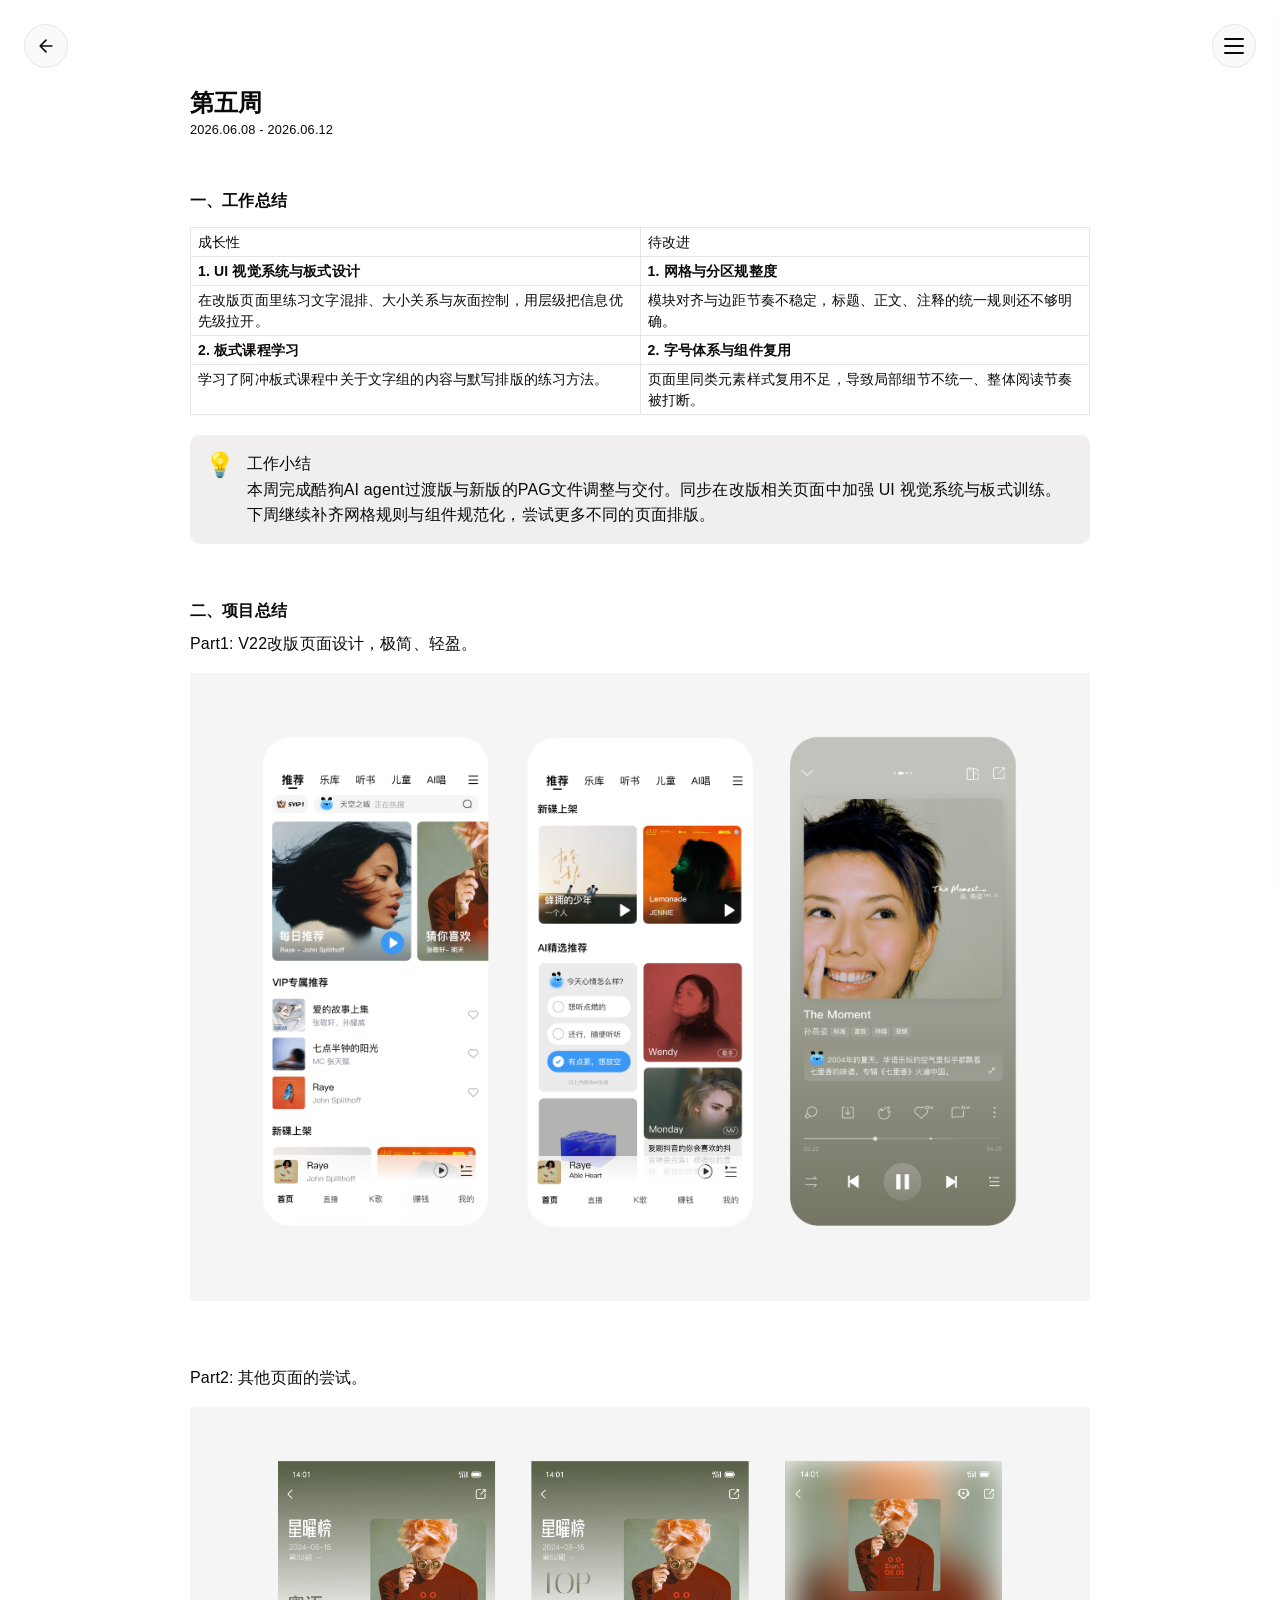
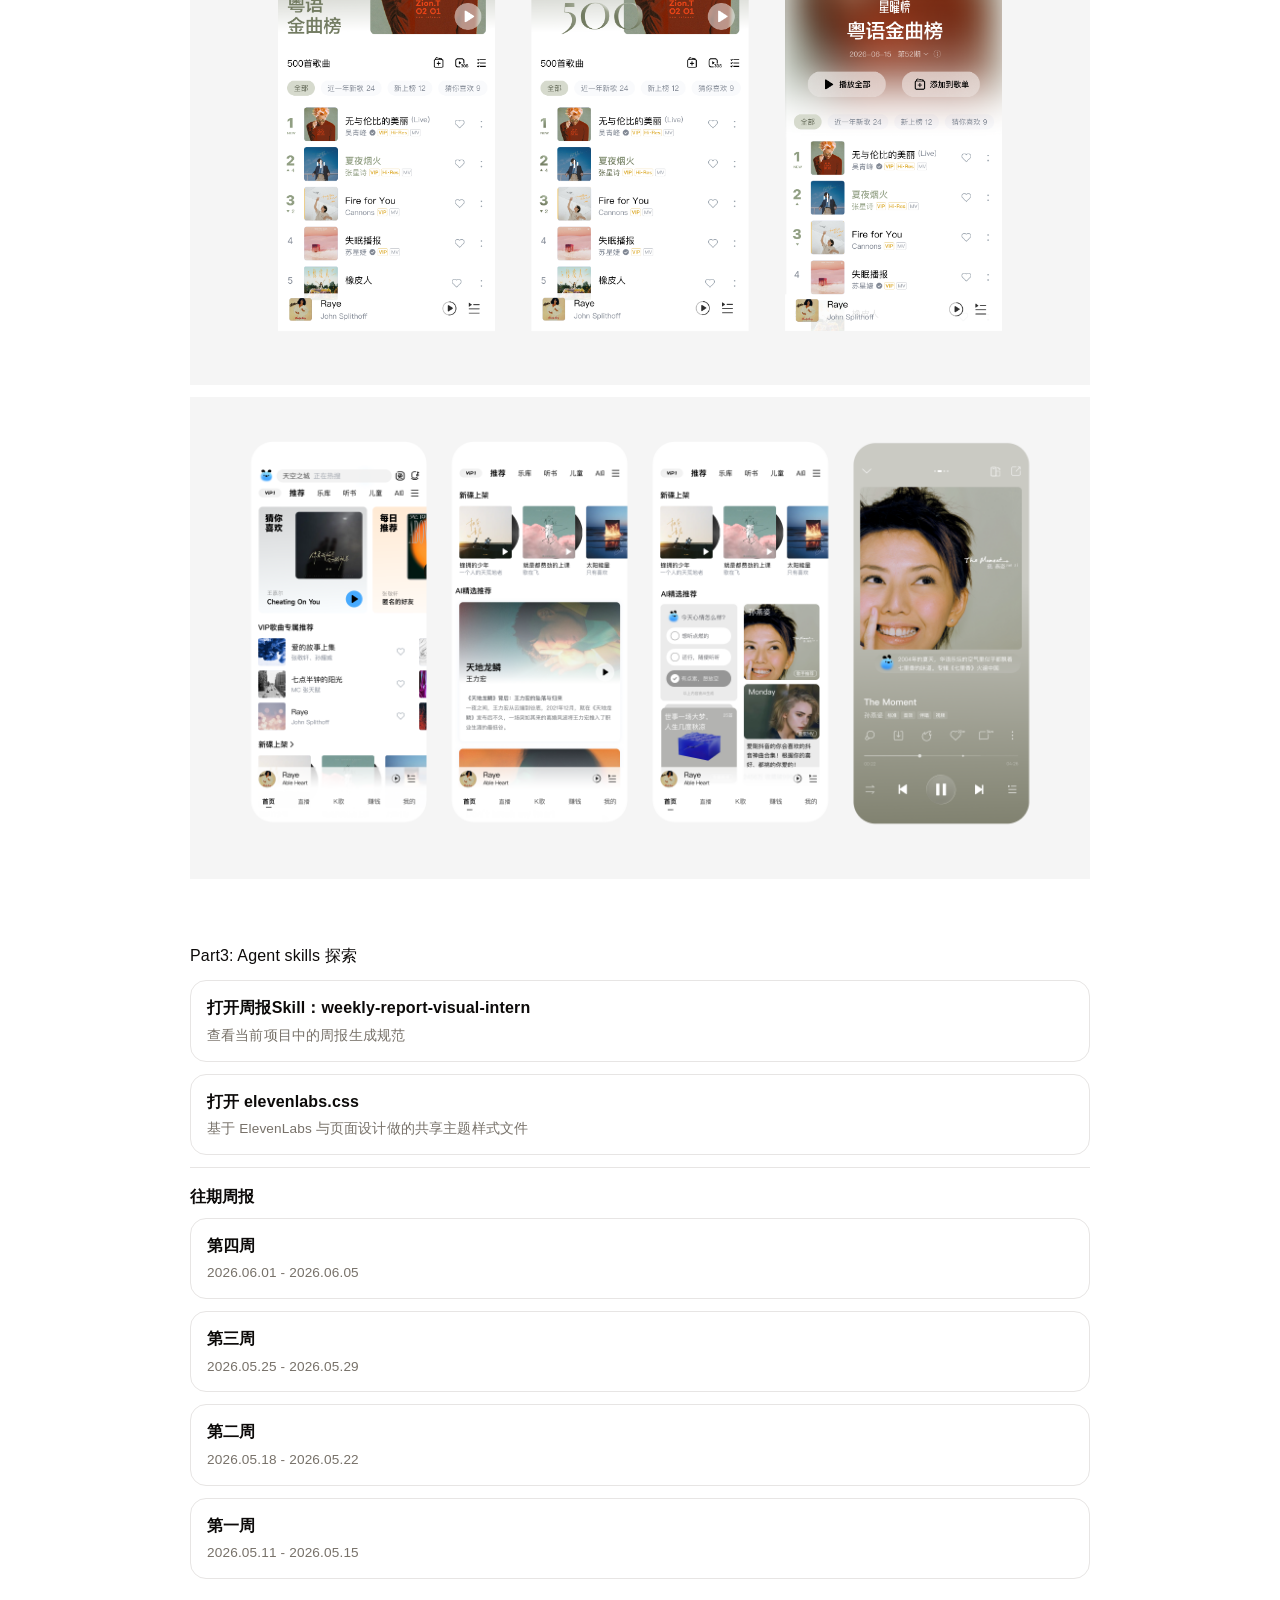
<file: week5/zhoubao5.html>
<html><head><meta http-equiv="Content-Type" content="text/html; charset=utf-8"/><meta name="viewport" content="width=device-width, initial-scale=1"/><title>第五周 · 2026.06.08 - 2026.06.12</title><link rel="icon" href="data:image/svg+xml,%3Csvg%20xmlns%3D%22http%3A//www.w3.org/2000/svg%22%20viewBox%3D%220%200%20100%20100%22%3E%3Ctext%20y%3D%22.9em%22%20font-size%3D%2290%22%3E%E2%98%95%EF%B8%8F%3C/text%3E%3C/svg%3E"/><style>
	:root {
		--accent-color: #007aff;
		--bg-gray: #f7f6f3;
		--text-main: rgb(55, 53, 47);
		--text-secondary: rgba(55, 53, 47, 0.6);
		--body-bg: #f7f6f3;
		--base-font-size: 16px;
		--menu-bg: rgba(255, 255, 255, 0.95);
		--menu-font-size: 16px;
		--header-top: 24px;
		--header-btn-size: 44px;
		--content-max: 600px;
		--page-max: 900px;
		--table-border: rgba(55, 53, 47, 0.12);
	}

	body.dark-mode {
		--bg-gray: #5a5a5c;
		--text-main: #f2f2f7;
		--text-secondary: #aeaeb2;
		--body-bg: #404042;
		--menu-bg: rgba(79, 79, 81, 0.96);
		--table-border: rgba(255, 255, 255, 0.14);
	}

	html {
		font-size: var(--base-font-size);
		-webkit-print-color-adjust: exact;
	}

	body {
		margin: 0;
		padding: var(--header-top) 20px 40px;
		font-family: ui-sans-serif, -apple-system, BlinkMacSystemFont, "Segoe UI", Helvetica, Arial, sans-serif;
		background-color: var(--body-bg);
		color: var(--text-main);
		transition: background-color 0.3s;
	}

	/* Nav Buttons (Hamburger & Back) */
	.nav-btn {
		position: fixed;
		top: var(--header-top);
		z-index: 1001;
		background: var(--bg-gray);
		border: none;
		border-radius: 12px;
		width: var(--header-btn-size);
		height: var(--header-btn-size);
		cursor: pointer;
		display: flex;
		flex-direction: column;
		justify-content: center;
		align-items: center;
		gap: 5px;
		transition: background-color 0.2s;
		box-shadow: 0 2px 8px rgba(0,0,0,0.05);
		text-decoration: none;
	}

	.hamburger-btn { right: 24px; }
	.back-home-btn { left: 24px; }

	.back-home-btn {
		color: var(--text-main);
	}

	.back-home-btn svg {
		display: block;
	}

	.hamburger-btn span {
		display: block;
		width: 20px;
		height: 2px;
		background-color: var(--text-main);
		border-radius: 2px;
		transition: all 0.3s ease;
	}

	/* Hamburger Icon Animation */
	.hamburger-btn.active span:nth-child(1) { transform: translateY(7px) rotate(45deg); }
	.hamburger-btn.active span:nth-child(2) { opacity: 0; }
	.hamburger-btn.active span:nth-child(3) { transform: translateY(-7px) rotate(-45deg); }

	/* Settings Menu Panel — fixed size, unaffected by font slider */
	.settings-menu {
		position: fixed;
		top: 0;
		right: -300px;
		width: 280px;
		height: 100vh;
		background: var(--menu-bg);
		backdrop-filter: blur(20px);
		-webkit-backdrop-filter: blur(20px);
		z-index: 1000;
		box-shadow: -5px 0 20px rgba(0,0,0,0.1);
		transition: right 0.4s cubic-bezier(0.4, 0, 0.2, 1);
		padding: 100px 24px 24px;
		box-sizing: border-box;
		white-space: normal;
		font-size: var(--menu-font-size);
	}
	.settings-menu.open {
		right: 0;
	}

	.menu-item {
		margin-bottom: 32px;
	}
	.menu-item > label {
		display: block;
		font-size: 14px;
		font-weight: 600;
		margin-bottom: 12px;
		color: var(--text-secondary);
		text-transform: uppercase;
		letter-spacing: 0.05em;
	}

	.toggle-row > label:not(.switch) {
		display: block;
		font-size: var(--menu-font-size);
		font-weight: 400;
		margin: 0;
		color: var(--text-main);
		text-transform: none;
		letter-spacing: normal;
	}

	/* Dark Mode Toggle */
	.toggle-row {
		display: flex;
		justify-content: space-between;
		align-items: center;
	}
	.switch {
		position: relative;
		display: inline-block;
		width: 50px;
		height: 28px;
	}
	.switch input { opacity: 0; width: 0; height: 0; }
	.slider {
		position: absolute;
		cursor: pointer;
		top: 0; left: 0; right: 0; bottom: 0;
		background-color: #ccc;
		transition: .4s;
		border-radius: 28px;
	}
	.slider:before {
		position: absolute;
		content: "";
		height: 20px; width: 20px;
		left: 4px; bottom: 4px;
		background-color: white;
		transition: .4s;
		border-radius: 50%;
		box-shadow: 0 2px 4px rgba(0,0,0,0.2);
	}
	input:checked + .slider { background-color: var(--accent-color); }
	input:checked + .slider:before { transform: translateX(22px); }

	/* Font Size Slider */
	.font-slider-container {
		padding: 10px 0;
	}
	.font-slider {
		-webkit-appearance: none;
		width: 100%;
		height: 6px;
		background: #ddd;
		border-radius: 3px;
		outline: none;
		margin: 15px 0;
	}
	.font-slider::-webkit-slider-thumb {
		-webkit-appearance: none;
		appearance: none;
		width: 24px;
		height: 24px;
		background: #fff;
		border: 1px solid rgba(0,0,0,0.1);
		border-radius: 50%;
		cursor: pointer;
		box-shadow: 0 2px 6px rgba(0,0,0,0.15);
	}
	.slider-labels {
		display: flex;
		justify-content: space-between;
		font-size: 12px;
		color: var(--text-secondary);
		margin-top: 8px;
	}

	/* Notion Styles Adaptation */
	.page,
	.page p,
	.page li,
	.page td,
	.page th,
	.page h1,
	.page h2,
	.page h3,
	.page strong,
	.page-title,
	.page-date {
		color: var(--text-main);
		transition: none;
	}

	.page-date {
		color: var(--text-secondary);
	}
	mark {
		color: inherit;
	}
	.callout,
	.callout p {
		font-size: inherit;
		color: var(--text-main);
	}

	.callout {
		background: var(--bg-gray);
	}

	body.dark-mode .callout,
	body.dark-mode .block-color-gray_background.callout {
		background: rgba(255, 255, 255, 0.12);
		color: var(--text-main);
	}

	body.dark-mode .callout p,
	body.dark-mode .callout h1,
	body.dark-mode .callout h2,
	body.dark-mode .callout h3 {
		color: var(--text-main);
	}

	body.dark-mode th {
		color: var(--text-secondary);
	}

	body.dark-mode .simple-table-header-color,
	body.dark-mode .highlight-default_background,
	body.dark-mode mark {
		color: var(--text-main);
	}

	body.dark-mode .bookmark-description {
		color: var(--text-secondary);
	}

	body.dark-mode .pdf-relative-link-path {
		color: var(--text-secondary);
	}

	.simple-table-header-color {
		background: var(--bg-gray);
		color: var(--text-main);
	}

	body.dark-mode table,
	body.dark-mode th,
	body.dark-mode td {
		border-color: var(--table-border);
	}

	body.dark-mode hr {
		border-bottom-color: var(--table-border);
	}

	.simple-table mark,
	.simple-table mark.highlight-yellow_background {
		background: transparent;
		color: inherit;
	}

	.code, code {
		background: rgba(135, 131, 120, 0.15);
	}

/* cspell:disable-file */
/* webkit printing magic: print all background colors */
html {
	-webkit-print-color-adjust: exact;
}
* {
	box-sizing: border-box;
	-webkit-print-color-adjust: exact;
}

html,
body {
	margin: 0;
	padding: 0;
}
@media only screen {
	body {
		margin: 0;
		padding: var(--header-top) 20px 40px;
		color: var(--text-main);
	}

	.page {
		max-width: var(--page-max);
		margin: 0 auto;
	}

	.page > header {
		max-width: var(--content-max);
		margin-top: -140px;
		margin-bottom: 0;
		margin-right: auto;
		margin-left: 0;
		padding: 0;
	}
}

body.embed-mode {
	padding: 0;
	background: transparent;
	overflow: hidden;
}

body.embed-mode .nav-btn,
body.embed-mode #menuBtn,
body.embed-mode #settingsMenu {
	display: none !important;
}

body.embed-mode .page > header {
	margin-top: 0;
}

body.embed-mode .page-title,
body.embed-mode .page-date {
	padding-right: 0;
}

body.embed-mode .report-links {
	display: none;
}

.report-links {
	margin-top: 12px;
	padding-top: 8px;
	border-top: 1px solid var(--table-border);
}

.report-links-title {
	margin: 0 0 8px;
	font-size: 1rem;
}

.report-links-list {
	display: flex;
	flex-direction: column;
	gap: 12px;
}

.report-link-card {
	display: block;
	background: rgba(255, 255, 255, 0.9);
	border: 1px solid var(--table-border);
	border-radius: 16px;
	padding: 14px 16px;
	text-decoration: none;
	color: inherit;
}

body.dark-mode .report-link-card {
	background: rgba(79, 79, 81, 0.6);
}

.report-link-title {
	font-weight: 600;
}

.report-link-date {
	margin-top: 4px;
	font-size: 0.85rem;
	color: var(--text-secondary);
}

@media only screen and (max-width: 600px) {
	:root {
		--header-top: 20px;
	}
	.hamburger-btn { right: 15px; }
	.back-home-btn { left: 15px; }
}

body {
	font-size: var(--base-font-size);
	line-height: 1.6;
	white-space: pre-wrap;
}

a,
a.visited {
	color: inherit;
	text-decoration: underline;
}

.pdf-relative-link-path {
	font-size: 80%;
	color: var(--text-secondary);
}

h1,
h2,
h3 {
	letter-spacing: -0.01em;
	line-height: 1.2;
	font-weight: 600;
	margin-bottom: 0;
}

/* Override strong tags inside headings to maintain consistent weight */
h1 strong,
h2 strong,
h3 strong {
	font-weight: 600;
}

.page-title {
	font-size: 1.5rem;
	font-weight: 700;
	margin: 0 0 4px;
	padding: 0;
	padding-right: calc(var(--header-btn-size) + 16px);
	line-height: 1.15;
	text-align: left;
}

.page-body p {
	margin-top: 0.5em;
	margin-bottom: 0.5em;
}

.page-date {
	font-size: 0.8rem;
	color: var(--text-secondary);
	margin: 0 0 48px;
	padding: 0;
	padding-right: calc(var(--header-btn-size) + 16px);
	line-height: 1.5;
}

h1.page-title {
	margin-top: 0;
}

h1 {
	font-size: 1.875rem;
	margin-top: 1.875rem;
}

h2 {
	font-size: 1.5rem;
	margin-top: 1.5rem;
}

h3 {
	font-size: 1.25rem;
	margin-top: 1.25rem;
}

.source {
	border: 1px solid #ddd;
	border-radius: 3px;
	padding: 1.5em;
	word-break: break-all;
}

.callout {
	border-radius: 10px;
	padding: 1rem;
}

figure {
	margin: 1.25em 0;
	page-break-inside: avoid;
}

figcaption {
	opacity: 0.5;
	font-size: 85%;
	margin-top: 0.5em;
}

mark {
	background-color: transparent;
}

.indented {
	padding-left: 1.5em;
}

hr {
	background: transparent;
	display: block;
	width: 100%;
	height: 1px;
	visibility: visible;
	border: none;
	border-bottom: 1px solid var(--table-border);
}

img {
	max-width: 100%;
	cursor: zoom-in;
}

video {
	max-width: 100%;
	height: auto;
	display: block;
}

.image-lightbox {
	position: fixed;
	inset: 0;
	display: none;
	align-items: center;
	justify-content: center;
	padding: 24px;
	background: rgba(0, 0, 0, 0.88);
	z-index: 2000;
}

.image-lightbox.open {
	display: flex;
}

.image-lightbox img {
	max-width: min(96vw, 1400px);
	max-height: 92vh;
	width: auto;
	height: auto;
	object-fit: contain;
	cursor: zoom-out;
}

.media-stack {
	display: grid;
	gap: 12px;
	margin: 16px 0 64px;
}

.media-stack figure {
	margin: 0;
}

.media-row {
	display: flex;
	gap: 12px;
	flex-wrap: nowrap;
	overflow-x: auto;
	-webkit-overflow-scrolling: touch;
}

.media-row figure {
	margin: 0;
	flex: 1 1 0;
	min-width: 220px;
}

.table-scroll {
	overflow-x: visible;
}

.table-scroll table {
	width: 100%;
	min-width: 0;
	table-layout: fixed;
}

@media only screen and (max-width: 600px) {
	body {
		margin: 0;
		padding: 16px;
	}

	.column-list {
		flex-direction: column;
		gap: 24px;
	}
}

@media only print {
	img {
		max-height: 100vh;
		object-fit: contain;
	}

	table.collection-content {
		width: 100%;
		table-layout: fixed;
	}

	table.collection-content th,
	table.collection-content td {
		overflow-wrap: anywhere;
	}

	table.collection-content td > .user,
	table.collection-content td > time {
		white-space: pre-wrap;
	}
}

@page {
	margin: 1in;
}

.collection-content-wrapper {
	overflow-x: auto;
}

@media only print {
	.collection-content-wrapper {
		overflow-x: visible;
	}
}

.collection-content {
	font-size: 0.875rem;
}

.collection-content td {
	white-space: pre-wrap;
	word-break: break-word;
}

.column-list {
	display: flex;
	gap: 46px;
}

.column {
	min-width: 0;
	overflow: hidden;
}

.column > *:first-child {
	margin-top: 0;
}

.table_of_contents-item {
	display: block;
	font-size: 0.875rem;
	line-height: 1.3;
	padding: 0.125rem;
}

.table_of_contents-indent-1 {
	margin-left: 1.5rem;
}

.table_of_contents-indent-2 {
	margin-left: 3rem;
}

.table_of_contents-indent-3 {
	margin-left: 4.5rem;
}

.table_of_contents-link {
	text-decoration: none;
	opacity: 0.7;
	border-bottom: 1px solid rgba(55, 53, 47, 0.18);
}

table,
th,
td {
	border: 1px solid var(--table-border);
}

table {
	border-collapse: collapse;
	border-left: none;
	border-right: none;
}

th,
td {
	font-weight: normal;
	padding: 0.25em 0.5em;
	line-height: 1.5;
	min-height: 1.5em;
	text-align: left;
	vertical-align: top;
}

th {
	color: var(--text-secondary);
}

ol,
ul {
	margin: 0;
	margin-block-start: 0.6em;
	margin-block-end: 0.6em;
}

li > ol:first-child,
li > ul:first-child {
	margin-block-start: 0.6em;
}

ul > li {
	list-style: disc;
}

ul.to-do-list {
	padding-inline-start: 0;
}

ul.to-do-list > li {
	list-style: none;
}

.to-do-children-checked {
	text-decoration: line-through;
	opacity: 0.375;
}

ul.toggle > li {
	list-style: none;
}

ul {
	padding-inline-start: 1.7em;
}

ul > li {
	padding-left: 0.1em;
}

ol {
	padding-inline-start: 1.6em;
}

ol.numbered-list.numbered-list-digits-2 {
	padding-inline-start: 2em;
}

ol.numbered-list.numbered-list-digits-3plus {
	padding-inline-start: 2.4em;
}

ol > li {
	padding-left: 0.2em;
}

.mono ol {
	padding-inline-start: 2em;
}

.mono ol > li {
	text-indent: -0.4em;
}

.toggle {
	padding-inline-start: 0em;
	list-style-type: none;
}

/* Indent toggle children */
.toggle > li > details {
	padding-left: 1.7em;
}

.toggle > li > details > summary {
	margin-left: -1.1em;
}

.selected-value {
	display: inline-block;
	padding: 0 0.5em;
	background: rgba(206, 205, 202, 0.5);
	border-radius: 3px;
	margin-right: 0.5em;
	margin-top: 0.3em;
	margin-bottom: 0.3em;
	white-space: nowrap;
}

.collection-title {
	display: inline-block;
	margin-right: 1em;
}

.page-description {
	margin-bottom: 2em;
}

.page-description:empty {
	display: none;
	margin: 0;
}

.simple-table {
	margin-top: 1em;
	font-size: 0.875rem;
	empty-cells: show;
}
.simple-table td {
	height: 29px;
	min-width: 120px;
	overflow-wrap: anywhere;
	word-break: break-word;
}

.simple-table th {
	height: 29px;
	min-width: 120px;
	overflow-wrap: anywhere;
	word-break: break-word;
}

.simple-table td[style],
.simple-table th[style] {
	width: auto !important;
}

.simple-table-header-color {
	background: var(--bg-gray);
	color: var(--text-main);
}
.simple-table-header {
	font-weight: 500;
}

time {
	opacity: 0.5;
}

.icon {
	display: inline-flex;
	align-items: center;
	justify-content: center;
	max-width: 1.2em;
	max-height: 1.2em;
	text-decoration: none;
	vertical-align: text-bottom;
	margin-right: 0.5em;
}

img.icon {
	border-radius: 3px;
}

.callout img.notion-static-icon {
	width: 1em;
	height: 1em;
}

.callout p {
	margin: 0;
}

.callout h1,
.callout h2,
.callout h3 {
	margin: 0 0 0.6rem;
}

.user-icon {
	width: 1.5em;
	height: 1.5em;
	border-radius: 100%;
	margin-right: 0.5rem;
}

.user-icon-inner {
	font-size: 0.8em;
}

.text-icon {
	border: 1px solid #000;
	text-align: center;
}

.page-cover-image {
	display: block;
	object-fit: cover;
	width: 100%;
	max-height: 30vh;
}

.page-header-icon {
	font-size: 0.875rem;
	margin-bottom: 0.75rem;
}

.page-header-icon a {
	opacity: 0.7;
	text-decoration: none;
	border-bottom: 1px solid rgba(55, 53, 47, 0.18);
}

.page-header-icon-with-cover {
	margin-top: -0.72em;
	margin-left: 0.07em;
}

.page-header-icon img {
	border-radius: 3px;
}

.link-to-page {
	margin: 1em 0;
	padding: 0;
	border: none;
	font-weight: 500;
}

p > .user {
	opacity: 0.5;
}

td > .user,
td > time {
	white-space: nowrap;
}

input[type="checkbox"] {
	transform: scale(1.5);
	margin-right: 0.6em;
	vertical-align: middle;
}

p {
	margin-top: 0.5em;
	margin-bottom: 0.5em;
}

.image {
	border: none;
	margin: 1.5em 0;
	padding: 0;
	border-radius: 0;
	text-align: center;
}

.code,
code {
	background: rgba(135, 131, 120, 0.15);
	border-radius: 3px;
	padding: 0.2em 0.4em;
	border-radius: 3px;
	font-size: 85%;
	tab-size: 2;
}

code {
	color: #eb5757;
}

.code {
	padding: 1.5em 1em;
}

.code-wrap {
	white-space: pre-wrap;
	word-break: break-all;
}

.code > code {
	background: none;
	padding: 0;
	font-size: 100%;
	color: inherit;
}

blockquote {
	font-size: 1em;
	margin: 1em 0;
	padding-left: 1em;
	border-left: 3px solid var(--text-secondary);
}

blockquote.quote-large {
	font-size: 1.25em;
}

.bookmark {
	text-decoration: none;
	max-height: 8em;
	padding: 0;
	display: flex;
	width: 100%;
	align-items: stretch;
}

.bookmark-title {
	font-size: 0.85em;
	overflow: hidden;
	text-overflow: ellipsis;
	height: 1.75em;
	white-space: nowrap;
}

.bookmark-text {
	display: flex;
	flex-direction: column;
}

.bookmark-info {
	flex: 4 1 180px;
	padding: 12px 14px 14px;
	display: flex;
	flex-direction: column;
	justify-content: space-between;
}

.bookmark-image {
	width: 33%;
	flex: 1 1 180px;
	display: block;
	position: relative;
	object-fit: cover;
	border-radius: 1px;
}

.bookmark-description {
	color: var(--text-secondary);
	font-size: 0.75em;
	overflow: hidden;
	max-height: 4.5em;
	word-break: break-word;
}

.bookmark-href {
	font-size: 0.75em;
	margin-top: 0.25em;
}

.sans { font-family: ui-sans-serif, -apple-system, BlinkMacSystemFont, "Segoe UI Variable Display", "Segoe UI", Helvetica, "Apple Color Emoji", "Noto Sans Arabic", "Noto Sans Hebrew", Arial, sans-serif, "Segoe UI Emoji", "Segoe UI Symbol"; }
.code { font-family: "SFMono-Regular", Menlo, Consolas, "PT Mono", "Liberation Mono", Courier, monospace; }
.serif { font-family: Lyon-Text, Georgia, ui-serif, serif; }
.mono { font-family: iawriter-mono, Nitti, Menlo, Courier, monospace; }
.pdf .sans { font-family: Inter, ui-sans-serif, -apple-system, BlinkMacSystemFont, "Segoe UI Variable Display", "Segoe UI", Helvetica, "Apple Color Emoji", "Noto Sans Arabic", "Noto Sans Hebrew", Arial, sans-serif, "Segoe UI Emoji", "Segoe UI Symbol", 'Twemoji', 'Noto Color Emoji', 'Noto Sans CJK JP'; }
.pdf:lang(zh-CN) .sans { font-family: Inter, ui-sans-serif, -apple-system, BlinkMacSystemFont, "Segoe UI Variable Display", "Segoe UI", Helvetica, "Apple Color Emoji", "Noto Sans Arabic", "Noto Sans Hebrew", Arial, sans-serif, "Segoe UI Emoji", "Segoe UI Symbol", 'Twemoji', 'Noto Color Emoji', 'Noto Sans CJK SC'; }
.pdf:lang(zh-TW) .sans { font-family: Inter, ui-sans-serif, -apple-system, BlinkMacSystemFont, "Segoe UI Variable Display", "Segoe UI", Helvetica, "Apple Color Emoji", "Noto Sans Arabic", "Noto Sans Hebrew", Arial, sans-serif, "Segoe UI Emoji", "Segoe UI Symbol", 'Twemoji', 'Noto Color Emoji', 'Noto Sans CJK TC'; }
.pdf:lang(ko-KR) .sans { font-family: Inter, ui-sans-serif, -apple-system, BlinkMacSystemFont, "Segoe UI Variable Display", "Segoe UI", Helvetica, "Apple Color Emoji", "Noto Sans Arabic", "Noto Sans Hebrew", Arial, sans-serif, "Segoe UI Emoji", "Segoe UI Symbol", 'Twemoji', 'Noto Color Emoji', 'Noto Sans CJK KR'; }
.pdf .code { font-family: Source Code Pro, "SFMono-Regular", Menlo, Consolas, "PT Mono", "Liberation Mono", Courier, monospace, 'Twemoji', 'Noto Color Emoji', 'Noto Sans Mono CJK JP'; }
.pdf:lang(zh-CN) .code { font-family: Source Code Pro, "SFMono-Regular", Menlo, Consolas, "PT Mono", "Liberation Mono", Courier, monospace, 'Twemoji', 'Noto Color Emoji', 'Noto Sans Mono CJK SC'; }
.pdf:lang(zh-TW) .code { font-family: Source Code Pro, "SFMono-Regular", Menlo, Consolas, "PT Mono", "Liberation Mono", Courier, monospace, 'Twemoji', 'Noto Color Emoji', 'Noto Sans Mono CJK TC'; }
.pdf:lang(ko-KR) .code { font-family: Source Code Pro, "SFMono-Regular", Menlo, Consolas, "PT Mono", "Liberation Mono", Courier, monospace, 'Twemoji', 'Noto Color Emoji', 'Noto Sans Mono CJK KR'; }
.pdf .serif { font-family: PT Serif, Lyon-Text, Georgia, ui-serif, serif, 'Twemoji', 'Noto Color Emoji', 'Noto Serif CJK JP'; }
.pdf:lang(zh-CN) .serif { font-family: PT Serif, Lyon-Text, Georgia, ui-serif, serif, 'Twemoji', 'Noto Color Emoji', 'Noto Serif CJK SC'; }
.pdf:lang(zh-TW) .serif { font-family: PT Serif, Lyon-Text, Georgia, ui-serif, serif, 'Twemoji', 'Noto Color Emoji', 'Noto Serif CJK TC'; }
.pdf:lang(ko-KR) .serif { font-family: PT Serif, Lyon-Text, Georgia, ui-serif, serif, 'Twemoji', 'Noto Color Emoji', 'Noto Serif CJK KR'; }
.pdf .mono { font-family: PT Mono, iawriter-mono, Nitti, Menlo, Courier, monospace, 'Twemoji', 'Noto Color Emoji', 'Noto Sans Mono CJK JP'; }
.pdf:lang(zh-CN) .mono { font-family: PT Mono, iawriter-mono, Nitti, Menlo, Courier, monospace, 'Twemoji', 'Noto Color Emoji', 'Noto Sans Mono CJK SC'; }
.pdf:lang(zh-TW) .mono { font-family: PT Mono, iawriter-mono, Nitti, Menlo, Courier, monospace, 'Twemoji', 'Noto Color Emoji', 'Noto Sans Mono CJK TC'; }
.pdf:lang(ko-KR) .mono { font-family: PT Mono, iawriter-mono, Nitti, Menlo, Courier, monospace, 'Twemoji', 'Noto Color Emoji', 'Noto Sans Mono CJK KR'; }
.highlight-default {
	color: inherit;
}
.highlight-gray {
	color: rgba(125, 122, 117, 1);
	fill: rgba(125, 122, 117, 1);
}
.highlight-brown {
	color: rgba(159, 118, 90, 1);
	fill: rgba(159, 118, 90, 1);
}
.highlight-orange {
	color: rgba(210, 123, 45, 1);
	fill: rgba(210, 123, 45, 1);
}
.highlight-yellow {
	color: rgba(203, 148, 52, 1);
	fill: rgba(203, 148, 52, 1);
}
.highlight-teal {
	color: rgba(80, 148, 110, 1);
	fill: rgba(80, 148, 110, 1);
}
.highlight-blue {
	color: rgba(56, 125, 201, 1);
	fill: rgba(56, 125, 201, 1);
}
.highlight-purple {
	color: rgba(154, 107, 180, 1);
	fill: rgba(154, 107, 180, 1);
}
.highlight-pink {
	color: rgba(193, 76, 138, 1);
	fill: rgba(193, 76, 138, 1);
}
.highlight-red {
	color: rgba(207, 81, 72, 1);
	fill: rgba(207, 81, 72, 1);
}
.highlight-default_background {
	color: inherit;
}
.highlight-gray_background {
	background: rgba(42, 28, 0, 0.07);
}
.highlight-brown_background {
	background: rgba(139, 46, 0, 0.086);
}
.highlight-orange_background {
	background: rgba(224, 101, 1, 0.129);
}
.highlight-yellow_background {
	background: rgba(211, 168, 0, 0.137);
}
.highlight-teal_background {
	background: rgba(0, 100, 45, 0.09);
}
.highlight-blue_background {
	background: rgba(0, 124, 215, 0.094);
}
.highlight-purple_background {
	background: rgba(102, 0, 178, 0.078);
}
.highlight-pink_background {
	background: rgba(197, 0, 93, 0.086);
}
.highlight-red_background {
	background: rgba(223, 22, 0, 0.094);
}
.block-color-default {
	color: inherit;
	fill: inherit;
}
.block-color-gray {
	color: rgba(125, 122, 117, 1);
	fill: rgba(125, 122, 117, 1);
}
.block-color-brown {
	color: rgba(159, 118, 90, 1);
	fill: rgba(159, 118, 90, 1);
}
.block-color-orange {
	color: rgba(210, 123, 45, 1);
	fill: rgba(210, 123, 45, 1);
}
.block-color-yellow {
	color: rgba(203, 148, 52, 1);
	fill: rgba(203, 148, 52, 1);
}
.block-color-teal {
	color: rgba(80, 148, 110, 1);
	fill: rgba(80, 148, 110, 1);
}
.block-color-blue {
	color: rgba(56, 125, 201, 1);
	fill: rgba(56, 125, 201, 1);
}
.block-color-purple {
	color: rgba(154, 107, 180, 1);
	fill: rgba(154, 107, 180, 1);
}
.block-color-pink {
	color: rgba(193, 76, 138, 1);
	fill: rgba(193, 76, 138, 1);
}
.block-color-red {
	color: rgba(207, 81, 72, 1);
	fill: rgba(207, 81, 72, 1);
}
.block-color-default_background {
	color: inherit;
	fill: inherit;
}
.block-color-gray_background {
	background: rgba(240, 239, 237, 1);
}
.block-color-brown_background {
	background: rgba(245, 237, 233, 1);
}
.block-color-orange_background {
	background: rgba(251, 235, 222, 1);
}
.block-color-yellow_background {
	background: rgba(249, 243, 220, 1);
}
.block-color-teal_background {
	background: rgba(232, 241, 236, 1);
}
.block-color-blue_background {
	background: rgba(229, 242, 252, 1);
}
.block-color-purple_background {
	background: rgba(243, 235, 249, 1);
}
.block-color-pink_background {
	background: rgba(250, 233, 241, 1);
}
.block-color-red_background {
	background: rgba(252, 233, 231, 1);
}
.select-value-color-default { background-color: rgba(42, 28, 0, 0.07); }
.select-value-color-gray { background-color: rgba(28, 19, 1, 0.11); }
.select-value-color-brown { background-color: rgba(127, 51, 0, 0.156); }
.select-value-color-orange { background-color: rgba(196, 88, 0, 0.203); }
.select-value-color-yellow { background-color: rgba(209, 156, 0, 0.282); }
.select-value-color-green { background-color: rgba(0, 96, 38, 0.156); }
.select-value-color-blue { background-color: rgba(0, 118, 217, 0.203); }
.select-value-color-purple { background-color: rgba(92, 0, 163, 0.141); }
.select-value-color-pink { background-color: rgba(183, 0, 78, 0.152); }
.select-value-color-red { background-color: rgba(206, 24, 0, 0.164); }

.checkbox {
	display: inline-flex;
	vertical-align: text-bottom;
	width: 16;
	height: 16;
	background-size: 16px;
	margin-left: 2px;
	margin-right: 5px;
}

.checkbox-on {
	background-image: url("data:image/svg+xml;charset=UTF-8,%3Csvg%20width%3D%2216%22%20height%3D%2216%22%20viewBox%3D%220%200%2016%2016%22%20fill%3D%22none%22%20xmlns%3D%22http%3A%2F%2Fwww.w3.org%2F2000%2Fsvg%22%3E%0A%3Crect%20width%3D%2216%22%20height%3D%2216%22%20fill%3D%22%2358A9D7%22%2F%3E%0A%3Cpath%20d%3D%22M6.71429%2012.2852L14%204.9995L12.7143%203.71436L6.71429%209.71378L3.28571%206.2831L2%207.57092L6.71429%2012.2852Z%22%20fill%3D%22white%22%2F%3E%0A%3C%2Fsvg%3E");
}

.checkbox-off {
	background-image: url("data:image/svg+xml;charset=UTF-8,%3Csvg%20width%3D%2216%22%20height%3D%2216%22%20viewBox%3D%220%200%2016%2016%22%20fill%3D%22none%22%20xmlns%3D%22http%3A%2F%2Fwww.w3.org%2F2000%2Fsvg%22%3E%0A%3Crect%20x%3D%220.75%22%20y%3D%220.75%22%20width%3D%2214.5%22%20height%3D%2214.5%22%20fill%3D%22white%22%20stroke%3D%22%2336352F%22%20stroke-width%3D%221.5%22%2F%3E%0A%3C%2Fsvg%3E");
}
	
</style><link rel="stylesheet" href="../assets/elevenlabs.css" /></head><body>
	<a href="../index.html" class="nav-btn back-home-btn" title="返回首页" aria-label="返回首页">
		<svg xmlns="http://www.w3.org/2000/svg" width="20" height="20" viewBox="0 0 24 24" fill="none" stroke="currentColor" stroke-width="2" stroke-linecap="round" stroke-linejoin="round" aria-hidden="true">
			<path d="M19 12H5M12 19l-7-7 7-7"/>
		</svg>
	</a>

	<button class="nav-btn hamburger-btn" id="menuBtn">
		<span></span>
		<span></span>
		<span></span>
	</button>

	<aside class="settings-menu" id="settingsMenu">
		<div class="menu-item">
			<div class="toggle-row">
				<label>Dark Mode</label>
				<label class="switch">
					<input type="checkbox" id="darkModeToggle">
					<span class="slider"></span>
				</label>
			</div>
		</div>
	</aside>

	<article id="ad2b2cae-7a84-822a-ac0b-01c92efda589" class="page sans"><header><h1 class="page-title" dir="auto">第五周</h1><p class="page-date">2026.06.08 - 2026.06.12</p><p class="page-description" dir="auto"></p></header><div class="page-body"><div style="display:contents" dir="auto"><p id="361b2cae-7a84-805e-a4fd-f1cf0840e4c7" class=""><strong>一、工作总结</strong></p></div><div class="table-scroll" dir="ltr"><table id="cd30ca7f-aa31-4980-822f-8a38e432f303" class="simple-table"><tbody><div style="display:contents" dir="ltr"><tr id="9c7497cc-7def-4567-a9fe-211eb83ee231"><td id="=sSW" class="" style="width:260px">成长性</td><td id="TMbF" class="" style="width:260px">待改进</td></tr></div><div style="display:contents" dir="ltr"><tr id="99ed909d-a49a-4659-9e1f-c9b34145985a"><td id="=sSW" class="" style="width:260px"><mark class="highlight-yellow_background"><strong>1. UI 视觉系统与板式设计</strong></mark>  </td><td id="TMbF" class="" style="width:260px"><mark class="highlight-yellow_background"><strong>1. 网格与分区规整度</strong></mark></td></tr></div><div style="display:contents" dir="ltr"><tr id="45ea750a-43cd-49fe-bd2d-be526a141248"><td id="=sSW" class="" style="width:260px">在改版页面里练习文字混排、大小关系与灰面控制，用层级把信息优先级拉开。</td><td id="TMbF" class="" style="width:260px">模块对齐与边距节奏不稳定，标题、正文、注释的统一规则还不够明确。</td></tr></div><div style="display:contents" dir="ltr"><tr id="361b2cae-7a84-8062-8eff-c2b413a4c022"><td id="=sSW" class="" style="width:260px"><mark class="highlight-yellow_background"><strong>2. 板式课程学习</strong></mark></td><td id="TMbF" class="" style="width:260px"><mark class="highlight-yellow_background"><strong>2. 字号体系与组件复用</strong></mark></td></tr></div><div style="display:contents" dir="ltr"><tr id="361b2cae-7a84-8002-a7fd-d5cd7dc1d6c8"><td id="=sSW" class="" style="width:260px">学习了阿冲板式课程中关于文字组的内容与默写排版的练习方法。</td><td id="TMbF" class="" style="width:260px">页面里同类元素样式复用不足，导致局部细节不统一、整体阅读节奏被打断。</td></tr></div></tbody></table></div><div style="display:contents" dir="ltr"><figure class="block-color-gray_background callout" style="white-space:pre-wrap;display:flex" id="361b2cae-7a84-80aa-a299-c242a485e5ee"><div style="font-size:1.5em"><span class="icon">💡</span></div><div style="width:100%"><div style="display:contents" dir="auto"><p id="361b2cae-7a84-8049-aec4-f9638b6bde8e" class="">工作小结</p></div><div style="display:contents" dir="auto"><p id="361b2cae-7a84-80ea-a4d7-d4a377ce9d5c" class="">本周完成酷狗AI agent过渡版与新版的PAG文件调整与交付。同步在改版相关页面中加强 UI 视觉系统与板式训练。下周继续补齐网格规则与组件规范化，尝试更多不同的页面排版。</p></div></div></figure></div><div style="display:contents" dir="auto"><p id="361b2cae-7a84-80e1-accf-e3f17be4a722" class="">
</p></div><div style="display:contents" dir="auto"><p id="361b2cae-7a84-802d-8f4d-e02d25010bdd" class=""><strong>二、项目总结</strong></p></div><div style="display:contents" dir="auto"><p id="361b2cae-7a84-8094-b936-df461618dc5b" class="">Part1: V22改版页面设计，极简、轻盈。</p></div><div style="display:contents" dir="auto"><div class="media-stack"><figure><img src="W5/1.png" alt="改版页面设计"></figure></div></div><div style="display:contents" dir="auto"><p id="361b2cae-7a84-80d9-add5-e60b0707ea86" class="">Part2: 其他页面的尝试。</p></div><div style="display:contents" dir="auto"><div class="media-stack"><figure><img src="W5/2.png" alt="其他页面的尝试"></figure><figure><img src="W5/%E5%85%B6%E4%BB%96%E7%A8%BF%E5%AD%90.png" alt="排行榜页面排版设计"></figure></div></div><div style="display:contents" dir="auto"><p class="" style="margin-bottom:12px;">Part3: Agent skills 探索</p></div><div style="display:contents" dir="auto"><div class="report-links-list"><a class="report-link-card" href="../assets/weekly-report-visual-intern.md" target="_blank" rel="noopener noreferrer"><div class="report-link-title">打开周报Skill：weekly-report-visual-intern</div><div class="report-link-date">查看当前项目中的周报生成规范</div></a><a class="report-link-card" href="../assets/elevenlabs.css" target="_blank" rel="noopener noreferrer"><div class="report-link-title">打开 elevenlabs.css</div><div class="report-link-date">基于 ElevenLabs 与页面设计做的共享主题样式文件</div></a></div></div><div class="report-links"><p class="report-links-title"><strong>往期周报</strong></p><div class="report-links-list"><a class="report-link-card" href="../week5/zhoubao5.html"><div class="report-link-title">第五周</div><div class="report-link-date">2026.06.08 - 2026.06.12</div></a><a class="report-link-card" href="../week4/zhoubao4.html"><div class="report-link-title">第四周</div><div class="report-link-date">2026.06.01 - 2026.06.05</div></a><a class="report-link-card" href="../week3/zhoubao3.html"><div class="report-link-title">第三周</div><div class="report-link-date">2026.05.25 - 2026.05.29</div></a><a class="report-link-card" href="../week2/zhoubao2.html"><div class="report-link-title">第二周</div><div class="report-link-date">2026.05.18 - 2026.05.22</div></a><a class="report-link-card" href="../week1/zhoubao1.html"><div class="report-link-title">第一周</div><div class="report-link-date">2026.05.11 - 2026.05.15</div></a></div></div></div></article><div class="image-lightbox" id="imageLightbox" aria-hidden="true"><img id="lightboxImage" alt=""></div><span class="sans" style="font-size:14px;padding-top:2em"></span>	<script>
		// Menu logic
		const menuBtn = document.getElementById('menuBtn');
		const settingsMenu = document.getElementById('settingsMenu');
		const body = document.body;

		menuBtn.addEventListener('click', () => {
			menuBtn.classList.toggle('active');
			settingsMenu.classList.toggle('open');
		});

		// Close menu when clicking outside
		document.addEventListener('click', (e) => {
			if (!settingsMenu.contains(e.target) && !menuBtn.contains(e.target) && settingsMenu.classList.contains('open')) {
				menuBtn.classList.remove('active');
				settingsMenu.classList.remove('open');
			}
		});

		// Dark Mode logic
		const darkModeToggle = document.getElementById('darkModeToggle');
		const applyDarkMode = (enabled) => {
			body.classList.toggle('dark-mode', enabled);
			darkModeToggle.checked = enabled;
		};
		
		// Load preference
		if (localStorage.getItem('dark-mode') === 'true') {
			applyDarkMode(true);
		}

		darkModeToggle.addEventListener('change', (e) => {
			if (e.target.checked) {
				applyDarkMode(true);
				localStorage.setItem('dark-mode', 'true');
			} else {
				applyDarkMode(false);
				localStorage.setItem('dark-mode', 'false');
			}
		});

		// Font Size logic
		const applyFontSize = (value) => {
			if (!value) return;
			document.documentElement.style.setProperty('--base-font-size', value + 'px');
			const fontSlider = document.getElementById('fontSlider');
			const fontSizeLabel = document.getElementById('fontSizeLabel');
			if (fontSlider) fontSlider.value = value;
			if (fontSizeLabel) fontSizeLabel.textContent = value + 'px';
		};

		// Load preference
		const savedFontSize = localStorage.getItem('font-size');
		if (savedFontSize) {
			applyFontSize(savedFontSize);
		}

		const fontSlider = document.getElementById('fontSlider');
		if (fontSlider) {
			fontSlider.addEventListener('input', (e) => {
				const val = e.target.value;
				applyFontSize(val);
				localStorage.setItem('font-size', val);
			});
		}

		window.addEventListener('message', (event) => {
			const data = event.data;
			if (!data) return;
			if (data.type === 'reportFontSize' && data.value) applyFontSize(data.value);
			if (data.type === 'reportDarkMode') applyDarkMode(Boolean(data.enabled));
		});

		function encodeMediaPath(url) {
			try {
				const parts = url.split('/');
				const file = decodeURIComponent(parts.pop());
				parts.push(encodeURIComponent(file));
				return parts.join('/');
			} catch {
				return url;
			}
		}

		document.querySelectorAll('.media-stack figure').forEach((figure) => {
			const img = figure.querySelector('img');
			const source = figure.querySelector('video source');
			const video = figure.querySelector('video');
			const media = img || source;
			if (!media) return;

			const src = encodeMediaPath(media.getAttribute('src'));
			media.setAttribute('src', src);
			if (video) {
				video.setAttribute('src', src);
				video.load();
			}
		});

		document.querySelectorAll('video').forEach((video) => {
			video.muted = true;
			video.loop = true;
			video.autoplay = true;
			video.playsInline = true;
			video.setAttribute('webkit-playsinline', '');
			video.setAttribute('muted', '');
			video.setAttribute('loop', '');
			video.setAttribute('autoplay', '');
			video.setAttribute('playsinline', '');
			video.addEventListener('loadedmetadata', () => {
				video.play().catch(() => {});
			});
			video.addEventListener('click', async () => {
				if (isEmbed) {
					const source = video.currentSrc || video.getAttribute('src') || video.querySelector('source')?.src;
					if (source) {
						window.parent.postMessage({ type: 'reportVideoOpen', src: source }, '*');
						return;
					}
				}
				try {
					if (video.requestFullscreen) await video.requestFullscreen();
					else if (video.webkitEnterFullscreen) video.webkitEnterFullscreen();
				} catch {}
			});
		});

		const params = new URLSearchParams(window.location.search);
		const isEmbed = params.get('embed') === '1';
		if (isEmbed) {
			body.classList.add('embed-mode');
			const postHeight = () => {
				const height = document.documentElement.scrollHeight;
				window.parent.postMessage({ type: 'reportHeight', name: window.name || '', height }, '*');
			};
			postHeight();
			const ro = new ResizeObserver(postHeight);
			ro.observe(document.documentElement);
			window.addEventListener('load', postHeight);
			window.addEventListener('resize', postHeight);
		}

		const currentPath = new URL(window.location.href).pathname.replace(/\/+$/, '');
		const reportLinks = document.querySelector('.report-links');
		if (reportLinks) {
			reportLinks.querySelectorAll('a[href]').forEach((a) => {
				const hrefPath = new URL(a.getAttribute('href'), window.location.href).pathname.replace(/\/+$/, '');
				if (hrefPath === currentPath) {
					a.remove();
				}
			});
			const list = reportLinks.querySelector('.report-links-list');
			if (list && list.children.length === 0) reportLinks.remove();
		}

		const lightbox = document.getElementById('imageLightbox');
		const lightboxImage = document.getElementById('lightboxImage');
		const openLightbox = (src, alt = '') => {
			lightboxImage.src = src;
			lightboxImage.alt = alt;
			lightbox.classList.add('open');
			lightbox.setAttribute('aria-hidden', 'false');
			body.style.overflow = 'hidden';
		};
		const closeLightbox = () => {
			lightbox.classList.remove('open');
			lightbox.setAttribute('aria-hidden', 'true');
			lightboxImage.removeAttribute('src');
			body.style.overflow = '';
		};
		document.querySelectorAll('img:not(.icon):not(.notion-static-icon)').forEach((img) => {
			img.addEventListener('click', () => {
				const src = img.currentSrc || img.src;
				const alt = img.alt || 'preview';
				if (isEmbed) {
					window.parent.postMessage({ type: 'reportImageOpen', src, alt }, '*');
					return;
				}
				openLightbox(src, alt);
			});
		});
		lightbox.addEventListener('click', closeLightbox);
		document.addEventListener('keydown', (e) => {
			if (e.key === 'Escape' && lightbox.classList.contains('open')) closeLightbox();
		});
	</script>
</body></html>
</file>
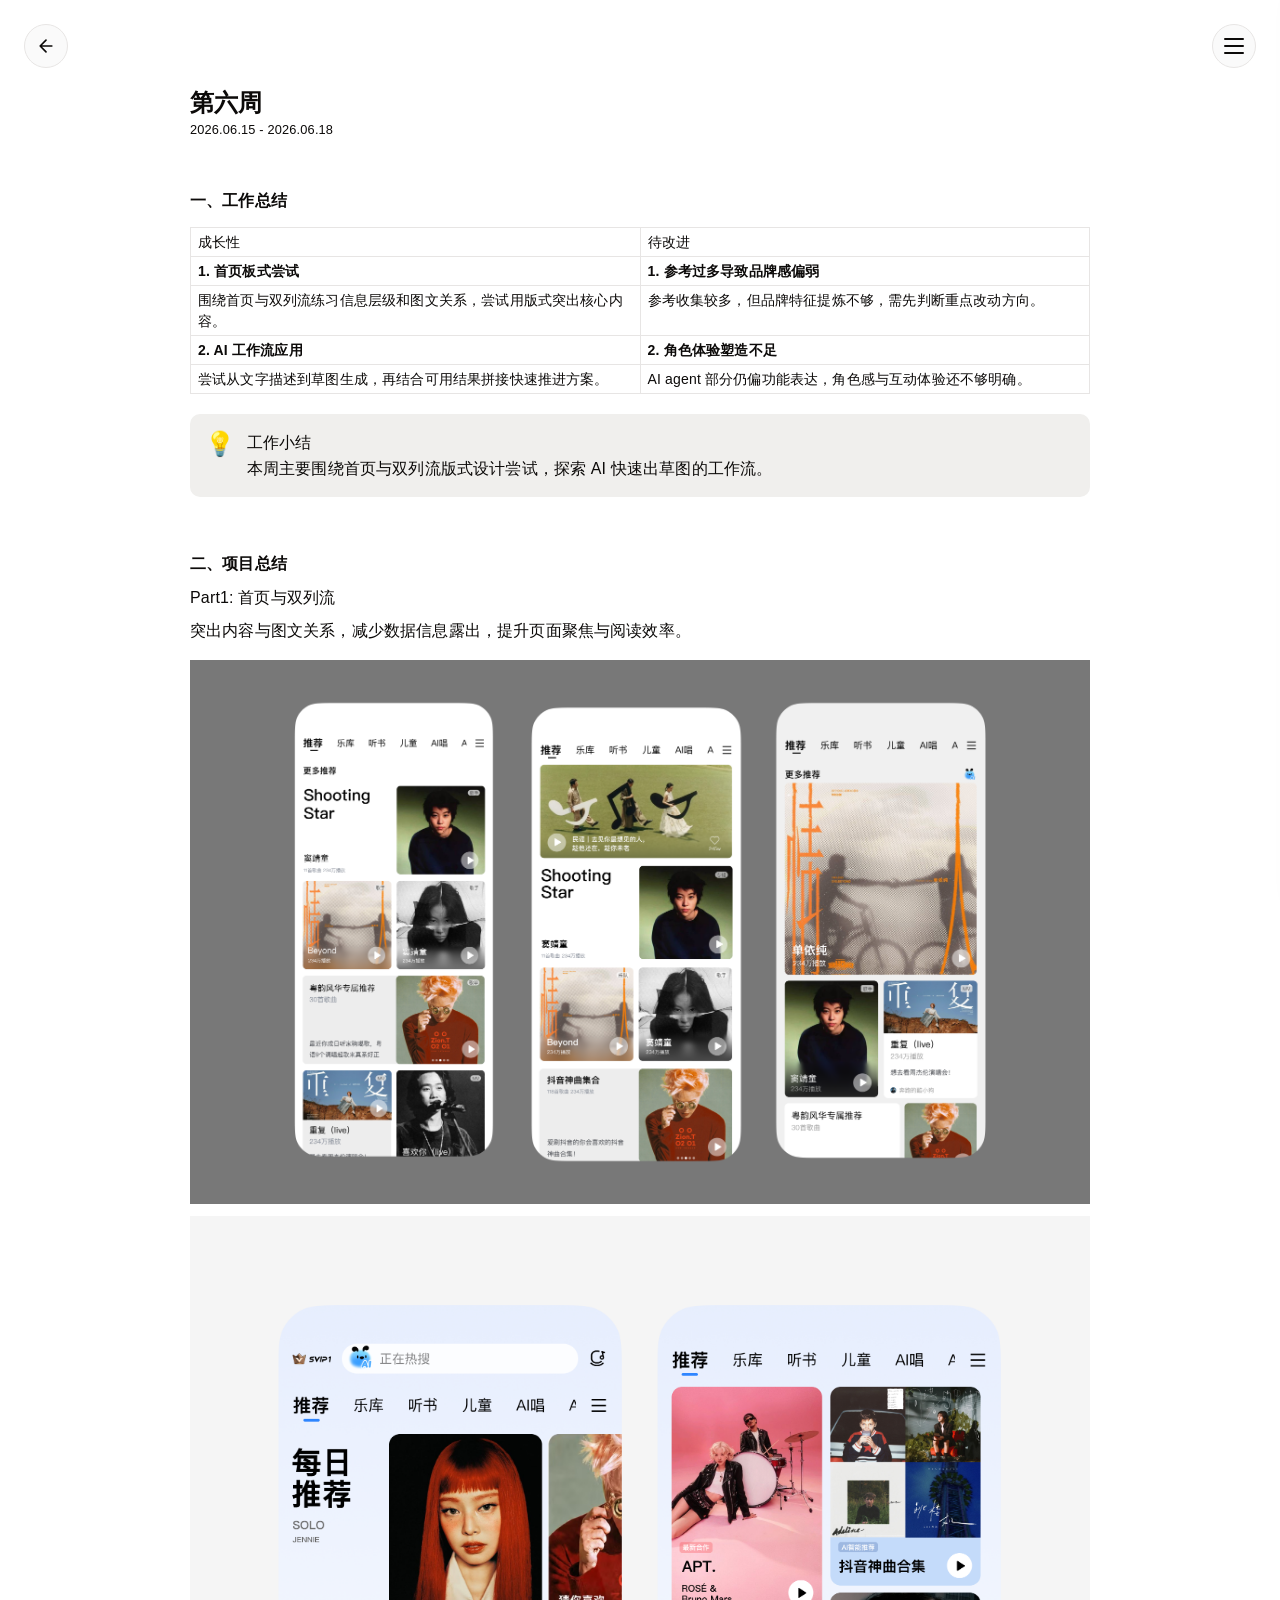
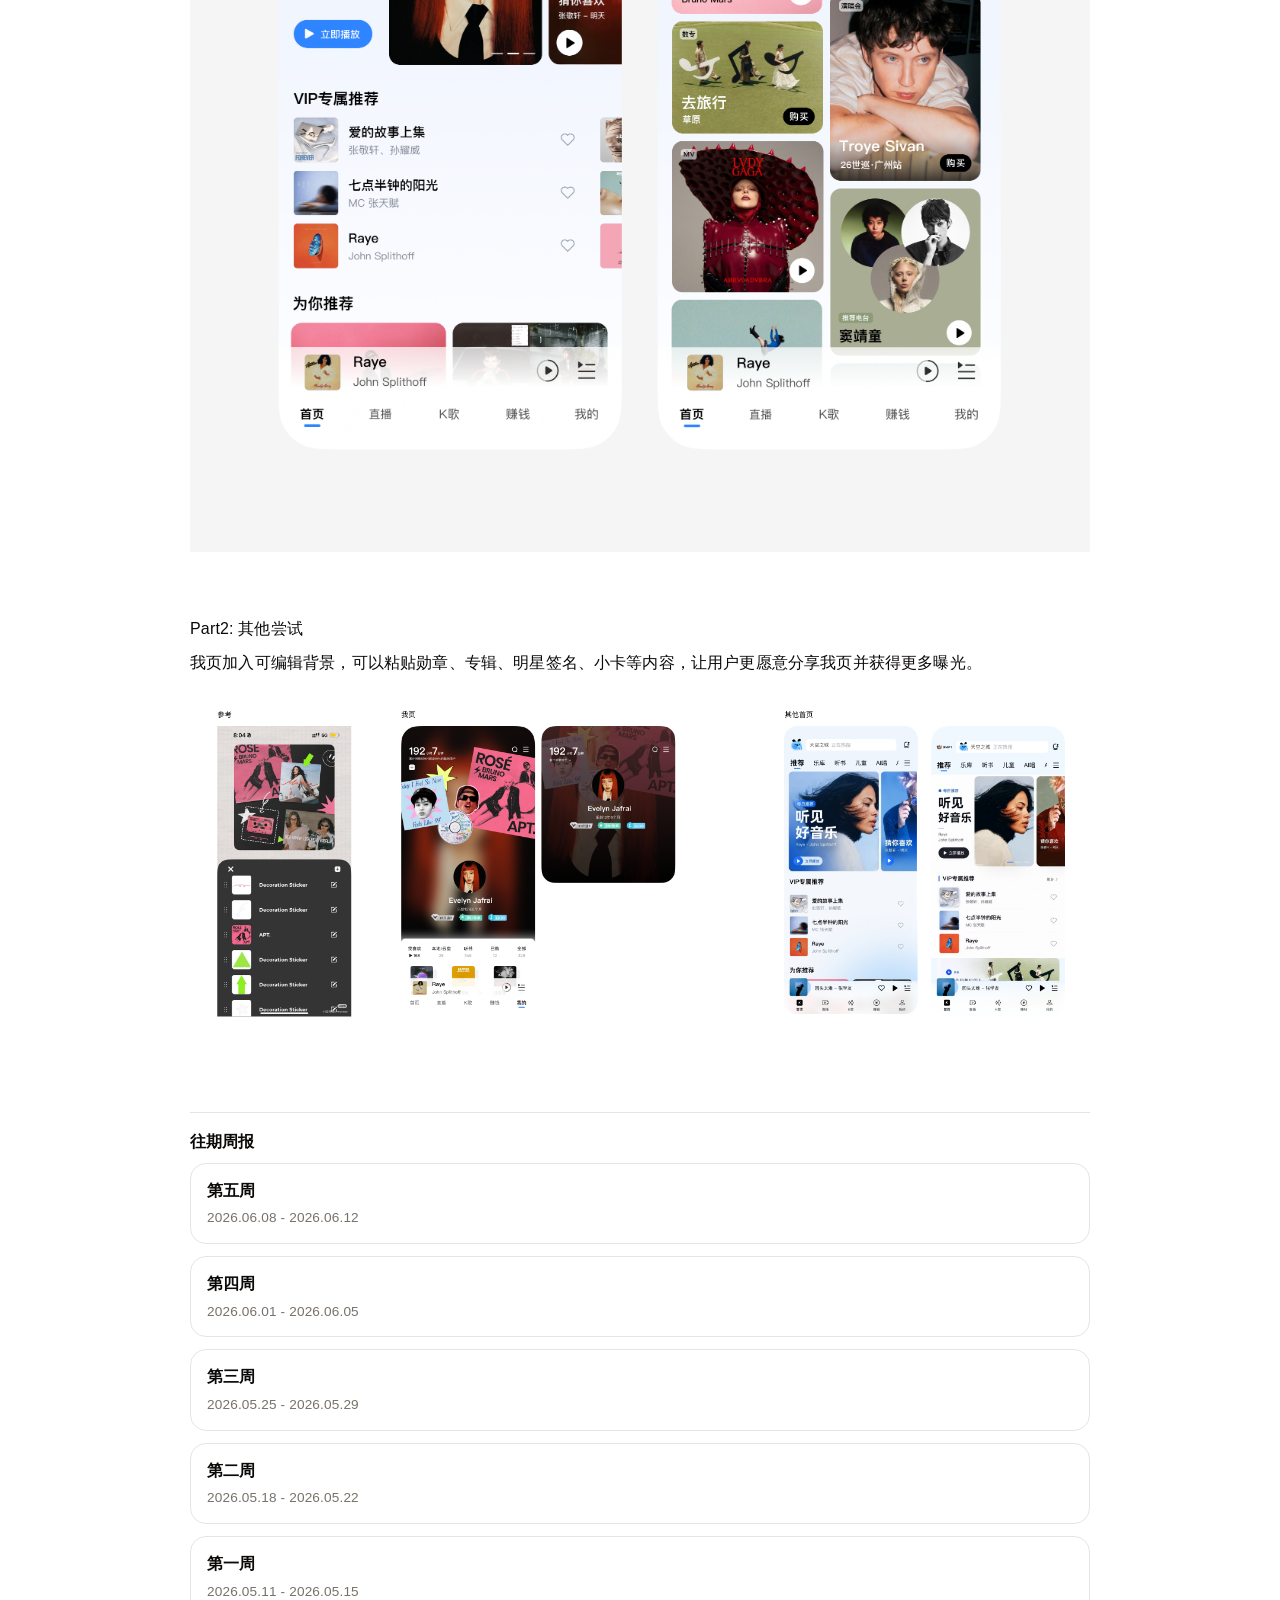
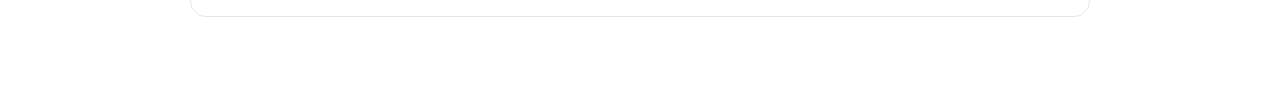
<file: week6/zhoubao6.html>
<html><head><meta http-equiv="Content-Type" content="text/html; charset=utf-8"/><meta name="viewport" content="width=device-width, initial-scale=1"/><title>第六周 · 2026.06.15 - 2026.06.18</title><link rel="icon" href="data:image/svg+xml,%3Csvg%20xmlns%3D%22http%3A//www.w3.org/2000/svg%22%20viewBox%3D%220%200%20100%20100%22%3E%3Ctext%20y%3D%22.9em%22%20font-size%3D%2290%22%3E%E2%98%95%EF%B8%8F%3C/text%3E%3C/svg%3E"/><style>
	:root {
		--accent-color: #007aff;
		--bg-gray: #f7f6f3;
		--text-main: rgb(55, 53, 47);
		--text-secondary: rgba(55, 53, 47, 0.6);
		--body-bg: #f7f6f3;
		--base-font-size: 16px;
		--menu-bg: rgba(255, 255, 255, 0.95);
		--menu-font-size: 16px;
		--header-top: 24px;
		--header-btn-size: 44px;
		--content-max: 600px;
		--page-max: 900px;
		--table-border: rgba(55, 53, 47, 0.12);
	}

	body.dark-mode {
		--bg-gray: #5a5a5c;
		--text-main: #f2f2f7;
		--text-secondary: #aeaeb2;
		--body-bg: #404042;
		--menu-bg: rgba(79, 79, 81, 0.96);
		--table-border: rgba(255, 255, 255, 0.14);
	}

	html {
		font-size: var(--base-font-size);
		-webkit-print-color-adjust: exact;
	}

	body {
		margin: 0;
		padding: var(--header-top) 20px 40px;
		font-family: ui-sans-serif, -apple-system, BlinkMacSystemFont, "Segoe UI", Helvetica, Arial, sans-serif;
		background-color: var(--body-bg);
		color: var(--text-main);
		transition: background-color 0.3s;
	}

	/* Nav Buttons (Hamburger & Back) */
	.nav-btn {
		position: fixed;
		top: var(--header-top);
		z-index: 1001;
		background: var(--bg-gray);
		border: none;
		border-radius: 12px;
		width: var(--header-btn-size);
		height: var(--header-btn-size);
		cursor: pointer;
		display: flex;
		flex-direction: column;
		justify-content: center;
		align-items: center;
		gap: 5px;
		transition: background-color 0.2s;
		box-shadow: 0 2px 8px rgba(0,0,0,0.05);
		text-decoration: none;
	}

	.hamburger-btn { right: 24px; }
	.back-home-btn { left: 24px; }

	.back-home-btn {
		color: var(--text-main);
	}

	.back-home-btn svg {
		display: block;
	}

	.hamburger-btn span {
		display: block;
		width: 20px;
		height: 2px;
		background-color: var(--text-main);
		border-radius: 2px;
		transition: all 0.3s ease;
	}

	/* Hamburger Icon Animation */
	.hamburger-btn.active span:nth-child(1) { transform: translateY(7px) rotate(45deg); }
	.hamburger-btn.active span:nth-child(2) { opacity: 0; }
	.hamburger-btn.active span:nth-child(3) { transform: translateY(-7px) rotate(-45deg); }

	/* Settings Menu Panel — fixed size, unaffected by font slider */
	.settings-menu {
		position: fixed;
		top: 0;
		right: -300px;
		width: 280px;
		height: 100vh;
		background: var(--menu-bg);
		backdrop-filter: blur(20px);
		-webkit-backdrop-filter: blur(20px);
		z-index: 1000;
		box-shadow: -5px 0 20px rgba(0,0,0,0.1);
		transition: right 0.4s cubic-bezier(0.4, 0, 0.2, 1);
		padding: 100px 24px 24px;
		box-sizing: border-box;
		white-space: normal;
		font-size: var(--menu-font-size);
	}
	.settings-menu.open {
		right: 0;
	}

	.menu-item {
		margin-bottom: 32px;
	}
	.menu-item > label {
		display: block;
		font-size: 14px;
		font-weight: 600;
		margin-bottom: 12px;
		color: var(--text-secondary);
		text-transform: uppercase;
		letter-spacing: 0.05em;
	}

	.toggle-row > label:not(.switch) {
		display: block;
		font-size: var(--menu-font-size);
		font-weight: 400;
		margin: 0;
		color: var(--text-main);
		text-transform: none;
		letter-spacing: normal;
	}

	/* Dark Mode Toggle */
	.toggle-row {
		display: flex;
		justify-content: space-between;
		align-items: center;
	}
	.switch {
		position: relative;
		display: inline-block;
		width: 50px;
		height: 28px;
	}
	.switch input { opacity: 0; width: 0; height: 0; }
	.slider {
		position: absolute;
		cursor: pointer;
		top: 0; left: 0; right: 0; bottom: 0;
		background-color: #ccc;
		transition: .4s;
		border-radius: 28px;
	}
	.slider:before {
		position: absolute;
		content: "";
		height: 20px; width: 20px;
		left: 4px; bottom: 4px;
		background-color: white;
		transition: .4s;
		border-radius: 50%;
		box-shadow: 0 2px 4px rgba(0,0,0,0.2);
	}
	input:checked + .slider { background-color: var(--accent-color); }
	input:checked + .slider:before { transform: translateX(22px); }

	/* Font Size Slider */
	.font-slider-container {
		padding: 10px 0;
	}
	.font-slider {
		-webkit-appearance: none;
		width: 100%;
		height: 6px;
		background: #ddd;
		border-radius: 3px;
		outline: none;
		margin: 15px 0;
	}
	.font-slider::-webkit-slider-thumb {
		-webkit-appearance: none;
		appearance: none;
		width: 24px;
		height: 24px;
		background: #fff;
		border: 1px solid rgba(0,0,0,0.1);
		border-radius: 50%;
		cursor: pointer;
		box-shadow: 0 2px 6px rgba(0,0,0,0.15);
	}
	.slider-labels {
		display: flex;
		justify-content: space-between;
		font-size: 12px;
		color: var(--text-secondary);
		margin-top: 8px;
	}

	/* Notion Styles Adaptation */
	.page,
	.page p,
	.page li,
	.page td,
	.page th,
	.page h1,
	.page h2,
	.page h3,
	.page strong,
	.page-title,
	.page-date {
		color: var(--text-main);
		transition: none;
	}

	.page-date {
		color: var(--text-secondary);
	}
	mark {
		color: inherit;
	}
	.callout,
	.callout p {
		font-size: inherit;
		color: var(--text-main);
	}

	.callout {
		background: var(--bg-gray);
	}

	body.dark-mode .callout,
	body.dark-mode .block-color-gray_background.callout {
		background: rgba(255, 255, 255, 0.12);
		color: var(--text-main);
	}

	body.dark-mode .callout p,
	body.dark-mode .callout h1,
	body.dark-mode .callout h2,
	body.dark-mode .callout h3 {
		color: var(--text-main);
	}

	body.dark-mode th {
		color: var(--text-secondary);
	}

	body.dark-mode .simple-table-header-color,
	body.dark-mode .highlight-default_background,
	body.dark-mode mark {
		color: var(--text-main);
	}

	body.dark-mode .bookmark-description {
		color: var(--text-secondary);
	}

	body.dark-mode .pdf-relative-link-path {
		color: var(--text-secondary);
	}

	.simple-table-header-color {
		background: var(--bg-gray);
		color: var(--text-main);
	}

	body.dark-mode table,
	body.dark-mode th,
	body.dark-mode td {
		border-color: var(--table-border);
	}

	body.dark-mode hr {
		border-bottom-color: var(--table-border);
	}

	.simple-table mark,
	.simple-table mark.highlight-yellow_background {
		background: transparent;
		color: inherit;
	}

	.code, code {
		background: rgba(135, 131, 120, 0.15);
	}

/* cspell:disable-file */
/* webkit printing magic: print all background colors */
html {
	-webkit-print-color-adjust: exact;
}
* {
	box-sizing: border-box;
	-webkit-print-color-adjust: exact;
}

html,
body {
	margin: 0;
	padding: 0;
}
@media only screen {
	body {
		margin: 0;
		padding: var(--header-top) 20px 40px;
		color: var(--text-main);
	}

	.page {
		max-width: var(--page-max);
		margin: 0 auto;
	}

	.page > header {
		max-width: var(--content-max);
		margin-top: -140px;
		margin-bottom: 0;
		margin-right: auto;
		margin-left: 0;
		padding: 0;
	}
}

body.embed-mode {
	padding: 0;
	background: transparent;
	overflow: hidden;
}

body.embed-mode .nav-btn,
body.embed-mode #menuBtn,
body.embed-mode #settingsMenu {
	display: none !important;
}

body.embed-mode .page > header {
	margin-top: 0;
}

body.embed-mode .page-title,
body.embed-mode .page-date {
	padding-right: 0;
}

body.embed-mode .report-links {
	display: none;
}

.report-links {
	margin-top: 12px;
	padding-top: 8px;
	border-top: 1px solid var(--table-border);
}

.report-links-title {
	margin: 0 0 8px;
	font-size: 1rem;
}

.report-links-list {
	display: flex;
	flex-direction: column;
	gap: 12px;
}

.report-link-card {
	display: block;
	background: rgba(255, 255, 255, 0.9);
	border: 1px solid var(--table-border);
	border-radius: 16px;
	padding: 14px 16px;
	text-decoration: none;
	color: inherit;
}

body.dark-mode .report-link-card {
	background: rgba(79, 79, 81, 0.6);
}

.report-link-title {
	font-weight: 600;
}

.report-link-date {
	margin-top: 4px;
	font-size: 0.85rem;
	color: var(--text-secondary);
}

@media only screen and (max-width: 600px) {
	:root {
		--header-top: 20px;
	}
	.hamburger-btn { right: 15px; }
	.back-home-btn { left: 15px; }
}

body {
	font-size: var(--base-font-size);
	line-height: 1.6;
	white-space: pre-wrap;
}

a,
a.visited {
	color: inherit;
	text-decoration: underline;
}

.pdf-relative-link-path {
	font-size: 80%;
	color: var(--text-secondary);
}

h1,
h2,
h3 {
	letter-spacing: -0.01em;
	line-height: 1.2;
	font-weight: 600;
	margin-bottom: 0;
}

/* Override strong tags inside headings to maintain consistent weight */
h1 strong,
h2 strong,
h3 strong {
	font-weight: 600;
}

.page-title {
	font-size: 1.5rem;
	font-weight: 700;
	margin: 0 0 4px;
	padding: 0;
	padding-right: calc(var(--header-btn-size) + 16px);
	line-height: 1.15;
	text-align: left;
}

.page-body p {
	margin-top: 0.5em;
	margin-bottom: 0.5em;
}

.page-date {
	font-size: 0.8rem;
	color: var(--text-secondary);
	margin: 0 0 48px;
	padding: 0;
	padding-right: calc(var(--header-btn-size) + 16px);
	line-height: 1.5;
}

h1.page-title {
	margin-top: 0;
}

h1 {
	font-size: 1.875rem;
	margin-top: 1.875rem;
}

h2 {
	font-size: 1.5rem;
	margin-top: 1.5rem;
}

h3 {
	font-size: 1.25rem;
	margin-top: 1.25rem;
}

.source {
	border: 1px solid #ddd;
	border-radius: 3px;
	padding: 1.5em;
	word-break: break-all;
}

.callout {
	border-radius: 10px;
	padding: 1rem;
}

figure {
	margin: 1.25em 0;
	page-break-inside: avoid;
}

figcaption {
	opacity: 0.5;
	font-size: 85%;
	margin-top: 0.5em;
}

mark {
	background-color: transparent;
}

.indented {
	padding-left: 1.5em;
}

hr {
	background: transparent;
	display: block;
	width: 100%;
	height: 1px;
	visibility: visible;
	border: none;
	border-bottom: 1px solid var(--table-border);
}

img {
	max-width: 100%;
	cursor: zoom-in;
}

video {
	max-width: 100%;
	height: auto;
	display: block;
}

.image-lightbox {
	position: fixed;
	inset: 0;
	display: none;
	align-items: center;
	justify-content: center;
	padding: 24px;
	background: rgba(0, 0, 0, 0.88);
	z-index: 2000;
}

.image-lightbox.open {
	display: flex;
}

.image-lightbox img {
	max-width: min(96vw, 1400px);
	max-height: 92vh;
	width: auto;
	height: auto;
	object-fit: contain;
	cursor: zoom-out;
}

.media-stack {
	display: grid;
	gap: 12px;
	margin: 16px 0 64px;
}

.media-stack figure {
	margin: 0;
}

.media-row {
	display: flex;
	gap: 12px;
	flex-wrap: nowrap;
	overflow-x: auto;
	-webkit-overflow-scrolling: touch;
}

.media-row figure {
	margin: 0;
	flex: 1 1 0;
	min-width: 220px;
}

.table-scroll {
	overflow-x: visible;
}

.table-scroll table {
	width: 100%;
	min-width: 0;
	table-layout: fixed;
}

@media only screen and (max-width: 600px) {
	body {
		margin: 0;
		padding: 16px;
	}

	.column-list {
		flex-direction: column;
		gap: 24px;
	}
}

@media only print {
	img {
		max-height: 100vh;
		object-fit: contain;
	}

	table.collection-content {
		width: 100%;
		table-layout: fixed;
	}

	table.collection-content th,
	table.collection-content td {
		overflow-wrap: anywhere;
	}

	table.collection-content td > .user,
	table.collection-content td > time {
		white-space: pre-wrap;
	}
}

@page {
	margin: 1in;
}

.collection-content-wrapper {
	overflow-x: auto;
}

@media only print {
	.collection-content-wrapper {
		overflow-x: visible;
	}
}

.collection-content {
	font-size: 0.875rem;
}

.collection-content td {
	white-space: pre-wrap;
	word-break: break-word;
}

.column-list {
	display: flex;
	gap: 46px;
}

.column {
	min-width: 0;
	overflow: hidden;
}

.column > *:first-child {
	margin-top: 0;
}

.table_of_contents-item {
	display: block;
	font-size: 0.875rem;
	line-height: 1.3;
	padding: 0.125rem;
}

.table_of_contents-indent-1 {
	margin-left: 1.5rem;
}

.table_of_contents-indent-2 {
	margin-left: 3rem;
}

.table_of_contents-indent-3 {
	margin-left: 4.5rem;
}

.table_of_contents-link {
	text-decoration: none;
	opacity: 0.7;
	border-bottom: 1px solid rgba(55, 53, 47, 0.18);
}

table,
th,
td {
	border: 1px solid var(--table-border);
}

table {
	border-collapse: collapse;
	border-left: none;
	border-right: none;
}

th,
td {
	font-weight: normal;
	padding: 0.25em 0.5em;
	line-height: 1.5;
	min-height: 1.5em;
	text-align: left;
	vertical-align: top;
}

th {
	color: var(--text-secondary);
}

ol,
ul {
	margin: 0;
	margin-block-start: 0.6em;
	margin-block-end: 0.6em;
}

li > ol:first-child,
li > ul:first-child {
	margin-block-start: 0.6em;
}

ul > li {
	list-style: disc;
}

ul.to-do-list {
	padding-inline-start: 0;
}

ul.to-do-list > li {
	list-style: none;
}

.to-do-children-checked {
	text-decoration: line-through;
	opacity: 0.375;
}

ul.toggle > li {
	list-style: none;
}

ul {
	padding-inline-start: 1.7em;
}

ul > li {
	padding-left: 0.1em;
}

ol {
	padding-inline-start: 1.6em;
}

ol.numbered-list.numbered-list-digits-2 {
	padding-inline-start: 2em;
}

ol.numbered-list.numbered-list-digits-3plus {
	padding-inline-start: 2.4em;
}

ol > li {
	padding-left: 0.2em;
}

.mono ol {
	padding-inline-start: 2em;
}

.mono ol > li {
	text-indent: -0.4em;
}

.toggle {
	padding-inline-start: 0em;
	list-style-type: none;
}

/* Indent toggle children */
.toggle > li > details {
	padding-left: 1.7em;
}

.toggle > li > details > summary {
	margin-left: -1.1em;
}

.selected-value {
	display: inline-block;
	padding: 0 0.5em;
	background: rgba(206, 205, 202, 0.5);
	border-radius: 3px;
	margin-right: 0.5em;
	margin-top: 0.3em;
	margin-bottom: 0.3em;
	white-space: nowrap;
}

.collection-title {
	display: inline-block;
	margin-right: 1em;
}

.page-description {
	margin-bottom: 2em;
}

.page-description:empty {
	display: none;
	margin: 0;
}

.simple-table {
	margin-top: 1em;
	font-size: 0.875rem;
	empty-cells: show;
}
.simple-table td {
	height: 29px;
	min-width: 120px;
	overflow-wrap: anywhere;
	word-break: break-word;
}

.simple-table th {
	height: 29px;
	min-width: 120px;
	overflow-wrap: anywhere;
	word-break: break-word;
}

.simple-table td[style],
.simple-table th[style] {
	width: auto !important;
}

.simple-table-header-color {
	background: var(--bg-gray);
	color: var(--text-main);
}
.simple-table-header {
	font-weight: 500;
}

time {
	opacity: 0.5;
}

.icon {
	display: inline-flex;
	align-items: center;
	justify-content: center;
	max-width: 1.2em;
	max-height: 1.2em;
	text-decoration: none;
	vertical-align: text-bottom;
	margin-right: 0.5em;
}

img.icon {
	border-radius: 3px;
}

.callout img.notion-static-icon {
	width: 1em;
	height: 1em;
}

.callout p {
	margin: 0;
}

.callout h1,
.callout h2,
.callout h3 {
	margin: 0 0 0.6rem;
}

.user-icon {
	width: 1.5em;
	height: 1.5em;
	border-radius: 100%;
	margin-right: 0.5rem;
}

.user-icon-inner {
	font-size: 0.8em;
}

.text-icon {
	border: 1px solid #000;
	text-align: center;
}

.page-cover-image {
	display: block;
	object-fit: cover;
	width: 100%;
	max-height: 30vh;
}

.page-header-icon {
	font-size: 0.875rem;
	margin-bottom: 0.75rem;
}

.page-header-icon a {
	opacity: 0.7;
	text-decoration: none;
	border-bottom: 1px solid rgba(55, 53, 47, 0.18);
}

.page-header-icon-with-cover {
	margin-top: -0.72em;
	margin-left: 0.07em;
}

.page-header-icon img {
	border-radius: 3px;
}

.link-to-page {
	margin: 1em 0;
	padding: 0;
	border: none;
	font-weight: 500;
}

p > .user {
	opacity: 0.5;
}

td > .user,
td > time {
	white-space: nowrap;
}

input[type="checkbox"] {
	transform: scale(1.5);
	margin-right: 0.6em;
	vertical-align: middle;
}

p {
	margin-top: 0.5em;
	margin-bottom: 0.5em;
}

.image {
	border: none;
	margin: 1.5em 0;
	padding: 0;
	border-radius: 0;
	text-align: center;
}

.code,
code {
	background: rgba(135, 131, 120, 0.15);
	border-radius: 3px;
	padding: 0.2em 0.4em;
	border-radius: 3px;
	font-size: 85%;
	tab-size: 2;
}

code {
	color: #eb5757;
}

.code {
	padding: 1.5em 1em;
}

.code-wrap {
	white-space: pre-wrap;
	word-break: break-all;
}

.code > code {
	background: none;
	padding: 0;
	font-size: 100%;
	color: inherit;
}

blockquote {
	font-size: 1em;
	margin: 1em 0;
	padding-left: 1em;
	border-left: 3px solid var(--text-secondary);
}

blockquote.quote-large {
	font-size: 1.25em;
}

.bookmark {
	text-decoration: none;
	max-height: 8em;
	padding: 0;
	display: flex;
	width: 100%;
	align-items: stretch;
}

.bookmark-title {
	font-size: 0.85em;
	overflow: hidden;
	text-overflow: ellipsis;
	height: 1.75em;
	white-space: nowrap;
}

.bookmark-text {
	display: flex;
	flex-direction: column;
}

.bookmark-info {
	flex: 4 1 180px;
	padding: 12px 14px 14px;
	display: flex;
	flex-direction: column;
	justify-content: space-between;
}

.bookmark-image {
	width: 33%;
	flex: 1 1 180px;
	display: block;
	position: relative;
	object-fit: cover;
	border-radius: 1px;
}

.bookmark-description {
	color: var(--text-secondary);
	font-size: 0.75em;
	overflow: hidden;
	max-height: 4.5em;
	word-break: break-word;
}

.bookmark-href {
	font-size: 0.75em;
	margin-top: 0.25em;
}

.sans { font-family: ui-sans-serif, -apple-system, BlinkMacSystemFont, "Segoe UI Variable Display", "Segoe UI", Helvetica, "Apple Color Emoji", "Noto Sans Arabic", "Noto Sans Hebrew", Arial, sans-serif, "Segoe UI Emoji", "Segoe UI Symbol"; }
.code { font-family: "SFMono-Regular", Menlo, Consolas, "PT Mono", "Liberation Mono", Courier, monospace; }
.serif { font-family: Lyon-Text, Georgia, ui-serif, serif; }
.mono { font-family: iawriter-mono, Nitti, Menlo, Courier, monospace; }
.pdf .sans { font-family: Inter, ui-sans-serif, -apple-system, BlinkMacSystemFont, "Segoe UI Variable Display", "Segoe UI", Helvetica, "Apple Color Emoji", "Noto Sans Arabic", "Noto Sans Hebrew", Arial, sans-serif, "Segoe UI Emoji", "Segoe UI Symbol", 'Twemoji', 'Noto Color Emoji', 'Noto Sans CJK JP'; }
.pdf:lang(zh-CN) .sans { font-family: Inter, ui-sans-serif, -apple-system, BlinkMacSystemFont, "Segoe UI Variable Display", "Segoe UI", Helvetica, "Apple Color Emoji", "Noto Sans Arabic", "Noto Sans Hebrew", Arial, sans-serif, "Segoe UI Emoji", "Segoe UI Symbol", 'Twemoji', 'Noto Color Emoji', 'Noto Sans CJK SC'; }
.pdf:lang(zh-TW) .sans { font-family: Inter, ui-sans-serif, -apple-system, BlinkMacSystemFont, "Segoe UI Variable Display", "Segoe UI", Helvetica, "Apple Color Emoji", "Noto Sans Arabic", "Noto Sans Hebrew", Arial, sans-serif, "Segoe UI Emoji", "Segoe UI Symbol", 'Twemoji', 'Noto Color Emoji', 'Noto Sans CJK TC'; }
.pdf:lang(ko-KR) .sans { font-family: Inter, ui-sans-serif, -apple-system, BlinkMacSystemFont, "Segoe UI Variable Display", "Segoe UI", Helvetica, "Apple Color Emoji", "Noto Sans Arabic", "Noto Sans Hebrew", Arial, sans-serif, "Segoe UI Emoji", "Segoe UI Symbol", 'Twemoji', 'Noto Color Emoji', 'Noto Sans CJK KR'; }
.pdf .code { font-family: Source Code Pro, "SFMono-Regular", Menlo, Consolas, "PT Mono", "Liberation Mono", Courier, monospace, 'Twemoji', 'Noto Color Emoji', 'Noto Sans Mono CJK JP'; }
.pdf:lang(zh-CN) .code { font-family: Source Code Pro, "SFMono-Regular", Menlo, Consolas, "PT Mono", "Liberation Mono", Courier, monospace, 'Twemoji', 'Noto Color Emoji', 'Noto Sans Mono CJK SC'; }
.pdf:lang(zh-TW) .code { font-family: Source Code Pro, "SFMono-Regular", Menlo, Consolas, "PT Mono", "Liberation Mono", Courier, monospace, 'Twemoji', 'Noto Color Emoji', 'Noto Sans Mono CJK TC'; }
.pdf:lang(ko-KR) .code { font-family: Source Code Pro, "SFMono-Regular", Menlo, Consolas, "PT Mono", "Liberation Mono", Courier, monospace, 'Twemoji', 'Noto Color Emoji', 'Noto Sans Mono CJK KR'; }
.pdf .serif { font-family: PT Serif, Lyon-Text, Georgia, ui-serif, serif, 'Twemoji', 'Noto Color Emoji', 'Noto Serif CJK JP'; }
.pdf:lang(zh-CN) .serif { font-family: PT Serif, Lyon-Text, Georgia, ui-serif, serif, 'Twemoji', 'Noto Color Emoji', 'Noto Serif CJK SC'; }
.pdf:lang(zh-TW) .serif { font-family: PT Serif, Lyon-Text, Georgia, ui-serif, serif, 'Twemoji', 'Noto Color Emoji', 'Noto Serif CJK TC'; }
.pdf:lang(ko-KR) .serif { font-family: PT Serif, Lyon-Text, Georgia, ui-serif, serif, 'Twemoji', 'Noto Color Emoji', 'Noto Serif CJK KR'; }
.pdf .mono { font-family: PT Mono, iawriter-mono, Nitti, Menlo, Courier, monospace, 'Twemoji', 'Noto Color Emoji', 'Noto Sans Mono CJK JP'; }
.pdf:lang(zh-CN) .mono { font-family: PT Mono, iawriter-mono, Nitti, Menlo, Courier, monospace, 'Twemoji', 'Noto Color Emoji', 'Noto Sans Mono CJK SC'; }
.pdf:lang(zh-TW) .mono { font-family: PT Mono, iawriter-mono, Nitti, Menlo, Courier, monospace, 'Twemoji', 'Noto Color Emoji', 'Noto Sans Mono CJK TC'; }
.pdf:lang(ko-KR) .mono { font-family: PT Mono, iawriter-mono, Nitti, Menlo, Courier, monospace, 'Twemoji', 'Noto Color Emoji', 'Noto Sans Mono CJK KR'; }
.highlight-default {
	color: inherit;
}
.highlight-gray {
	color: rgba(125, 122, 117, 1);
	fill: rgba(125, 122, 117, 1);
}
.highlight-brown {
	color: rgba(159, 118, 90, 1);
	fill: rgba(159, 118, 90, 1);
}
.highlight-orange {
	color: rgba(210, 123, 45, 1);
	fill: rgba(210, 123, 45, 1);
}
.highlight-yellow {
	color: rgba(203, 148, 52, 1);
	fill: rgba(203, 148, 52, 1);
}
.highlight-teal {
	color: rgba(80, 148, 110, 1);
	fill: rgba(80, 148, 110, 1);
}
.highlight-blue {
	color: rgba(56, 125, 201, 1);
	fill: rgba(56, 125, 201, 1);
}
.highlight-purple {
	color: rgba(154, 107, 180, 1);
	fill: rgba(154, 107, 180, 1);
}
.highlight-pink {
	color: rgba(193, 76, 138, 1);
	fill: rgba(193, 76, 138, 1);
}
.highlight-red {
	color: rgba(207, 81, 72, 1);
	fill: rgba(207, 81, 72, 1);
}
.highlight-default_background {
	color: inherit;
}
.highlight-gray_background {
	background: rgba(42, 28, 0, 0.07);
}
.highlight-brown_background {
	background: rgba(139, 46, 0, 0.086);
}
.highlight-orange_background {
	background: rgba(224, 101, 1, 0.129);
}
.highlight-yellow_background {
	background: rgba(211, 168, 0, 0.137);
}
.highlight-teal_background {
	background: rgba(0, 100, 45, 0.09);
}
.highlight-blue_background {
	background: rgba(0, 124, 215, 0.094);
}
.highlight-purple_background {
	background: rgba(102, 0, 178, 0.078);
}
.highlight-pink_background {
	background: rgba(197, 0, 93, 0.086);
}
.highlight-red_background {
	background: rgba(223, 22, 0, 0.094);
}
.block-color-default {
	color: inherit;
	fill: inherit;
}
.block-color-gray {
	color: rgba(125, 122, 117, 1);
	fill: rgba(125, 122, 117, 1);
}
.block-color-brown {
	color: rgba(159, 118, 90, 1);
	fill: rgba(159, 118, 90, 1);
}
.block-color-orange {
	color: rgba(210, 123, 45, 1);
	fill: rgba(210, 123, 45, 1);
}
.block-color-yellow {
	color: rgba(203, 148, 52, 1);
	fill: rgba(203, 148, 52, 1);
}
.block-color-teal {
	color: rgba(80, 148, 110, 1);
	fill: rgba(80, 148, 110, 1);
}
.block-color-blue {
	color: rgba(56, 125, 201, 1);
	fill: rgba(56, 125, 201, 1);
}
.block-color-purple {
	color: rgba(154, 107, 180, 1);
	fill: rgba(154, 107, 180, 1);
}
.block-color-pink {
	color: rgba(193, 76, 138, 1);
	fill: rgba(193, 76, 138, 1);
}
.block-color-red {
	color: rgba(207, 81, 72, 1);
	fill: rgba(207, 81, 72, 1);
}
.block-color-default_background {
	color: inherit;
	fill: inherit;
}
.block-color-gray_background {
	background: rgba(240, 239, 237, 1);
}
.block-color-brown_background {
	background: rgba(245, 237, 233, 1);
}
.block-color-orange_background {
	background: rgba(251, 235, 222, 1);
}
.block-color-yellow_background {
	background: rgba(249, 243, 220, 1);
}
.block-color-teal_background {
	background: rgba(232, 241, 236, 1);
}
.block-color-blue_background {
	background: rgba(229, 242, 252, 1);
}
.block-color-purple_background {
	background: rgba(243, 235, 249, 1);
}
.block-color-pink_background {
	background: rgba(250, 233, 241, 1);
}
.block-color-red_background {
	background: rgba(252, 233, 231, 1);
}
.select-value-color-default { background-color: rgba(42, 28, 0, 0.07); }
.select-value-color-gray { background-color: rgba(28, 19, 1, 0.11); }
.select-value-color-brown { background-color: rgba(127, 51, 0, 0.156); }
.select-value-color-orange { background-color: rgba(196, 88, 0, 0.203); }
.select-value-color-yellow { background-color: rgba(209, 156, 0, 0.282); }
.select-value-color-green { background-color: rgba(0, 96, 38, 0.156); }
.select-value-color-blue { background-color: rgba(0, 118, 217, 0.203); }
.select-value-color-purple { background-color: rgba(92, 0, 163, 0.141); }
.select-value-color-pink { background-color: rgba(183, 0, 78, 0.152); }
.select-value-color-red { background-color: rgba(206, 24, 0, 0.164); }

.checkbox {
	display: inline-flex;
	vertical-align: text-bottom;
	width: 16;
	height: 16;
	background-size: 16px;
	margin-left: 2px;
	margin-right: 5px;
}

.checkbox-on {
	background-image: url("data:image/svg+xml;charset=UTF-8,%3Csvg%20width%3D%2216%22%20height%3D%2216%22%20viewBox%3D%220%200%2016%2016%22%20fill%3D%22none%22%20xmlns%3D%22http%3A%2F%2Fwww.w3.org%2F2000%2Fsvg%22%3E%0A%3Crect%20width%3D%2216%22%20height%3D%2216%22%20fill%3D%22%2358A9D7%22%2F%3E%0A%3Cpath%20d%3D%22M6.71429%2012.2852L14%204.9995L12.7143%203.71436L6.71429%209.71378L3.28571%206.2831L2%207.57092L6.71429%2012.2852Z%22%20fill%3D%22white%22%2F%3E%0A%3C%2Fsvg%3E");
}

.checkbox-off {
	background-image: url("data:image/svg+xml;charset=UTF-8,%3Csvg%20width%3D%2216%22%20height%3D%2216%22%20viewBox%3D%220%200%2016%2016%22%20fill%3D%22none%22%20xmlns%3D%22http%3A%2F%2Fwww.w3.org%2F2000%2Fsvg%22%3E%0A%3Crect%20x%3D%220.75%22%20y%3D%220.75%22%20width%3D%2214.5%22%20height%3D%2214.5%22%20fill%3D%22white%22%20stroke%3D%22%2336352F%22%20stroke-width%3D%221.5%22%2F%3E%0A%3C%2Fsvg%3E");
}
	
</style><link rel="stylesheet" href="../assets/elevenlabs.css" /></head><body>
	<a href="../index.html" class="nav-btn back-home-btn" title="返回首页" aria-label="返回首页">
		<svg xmlns="http://www.w3.org/2000/svg" width="20" height="20" viewBox="0 0 24 24" fill="none" stroke="currentColor" stroke-width="2" stroke-linecap="round" stroke-linejoin="round" aria-hidden="true">
			<path d="M19 12H5M12 19l-7-7 7-7"/>
		</svg>
	</a>

	<button class="nav-btn hamburger-btn" id="menuBtn">
		<span></span>
		<span></span>
		<span></span>
	</button>

	<aside class="settings-menu" id="settingsMenu">
		<div class="menu-item">
			<div class="toggle-row">
				<label>Dark Mode</label>
				<label class="switch">
					<input type="checkbox" id="darkModeToggle">
					<span class="slider"></span>
				</label>
			</div>
		</div>
	</aside>

	<article id="ad2b2cae-7a84-822a-ac0b-01c92efda589" class="page sans"><header><h1 class="page-title" dir="auto">第六周</h1><p class="page-date">2026.06.15 - 2026.06.18</p><p class="page-description" dir="auto"></p></header><div class="page-body"><div style="display:contents" dir="auto"><p id="361b2cae-7a84-805e-a4fd-f1cf0840e4c7" class=""><strong>一、工作总结</strong></p></div><div class="table-scroll" dir="ltr"><table id="cd30ca7f-aa31-4980-822f-8a38e432f303" class="simple-table"><tbody><div style="display:contents" dir="ltr"><tr id="9c7497cc-7def-4567-a9fe-211eb83ee231"><td id="=sSW" class="" style="width:260px">成长性</td><td id="TMbF" class="" style="width:260px">待改进</td></tr></div><div style="display:contents" dir="ltr"><tr id="99ed909d-a49a-4659-9e1f-c9b34145985a"><td id="=sSW" class="" style="width:260px"><mark class="highlight-yellow_background"><strong>1. 首页板式尝试</strong></mark>  </td><td id="TMbF" class="" style="width:260px"><mark class="highlight-yellow_background"><strong>1. 参考过多导致品牌感偏弱</strong></mark></td></tr></div><div style="display:contents" dir="ltr"><tr id="45ea750a-43cd-49fe-bd2d-be526a141248"><td id="=sSW" class="" style="width:260px">围绕首页与双列流练习信息层级和图文关系，尝试用版式突出核心内容。</td><td id="TMbF" class="" style="width:260px">参考收集较多，但品牌特征提炼不够，需先判断重点改动方向。</td></tr></div><div style="display:contents" dir="ltr"><tr id="361b2cae-7a84-8062-8eff-c2b413a4c022"><td id="=sSW" class="" style="width:260px"><mark class="highlight-yellow_background"><strong>2. AI 工作流应用</strong></mark></td><td id="TMbF" class="" style="width:260px"><mark class="highlight-yellow_background"><strong>2. 角色体验塑造不足</strong></mark></td></tr></div><div style="display:contents" dir="ltr"><tr id="361b2cae-7a84-8002-a7fd-d5cd7dc1d6c8"><td id="=sSW" class="" style="width:260px">尝试从文字描述到草图生成，再结合可用结果拼接快速推进方案。</td><td id="TMbF" class="" style="width:260px">AI agent 部分仍偏功能表达，角色感与互动体验还不够明确。</td></tr></div></tbody></table></div><div style="display:contents" dir="ltr"><figure class="block-color-gray_background callout" style="white-space:pre-wrap;display:flex" id="361b2cae-7a84-80aa-a299-c242a485e5ee"><div style="font-size:1.5em"><span class="icon">💡</span></div><div style="width:100%"><div style="display:contents" dir="auto"><p id="361b2cae-7a84-8049-aec4-f9638b6bde8e" class="">工作小结</p></div><div style="display:contents" dir="auto"><p id="361b2cae-7a84-80ea-a4d7-d4a377ce9d5c" class="">本周主要围绕首页与双列流版式设计尝试，探索 AI 快速出草图的工作流。</p></div></div></figure></div><div style="display:contents" dir="auto"><p id="361b2cae-7a84-80e1-accf-e3f17be4a722" class="">
</p></div><div style="display:contents" dir="auto"><p id="361b2cae-7a84-802d-8f4d-e02d25010bdd" class=""><strong>二、项目总结</strong></p></div><div style="display:contents" dir="auto"><p id="361b2cae-7a84-8094-b936-df461618dc5b" class="">Part1: 首页与双列流</p></div><div style="display:contents" dir="auto"><p class="">突出内容与图文关系，减少数据信息露出，提升页面聚焦与阅读效率。</p></div><div style="display:contents" dir="auto"><div class="media-stack"><figure><img src="W6/1.png" alt="Part1 首页"></figure><figure><img src="W6/2.png" alt="Part1 双列流"></figure></div></div><div style="display:contents" dir="auto"><p id="361b2cae-7a84-80d9-add5-e60b0707ea86" class="">Part2: 其他尝试</p></div><div style="display:contents" dir="auto"><p class="">我页加入可编辑背景，可以粘贴勋章、专辑、明星签名、小卡等内容，让用户更愿意分享我页并获得更多曝光。</p></div><div style="display:contents" dir="auto"><div class="media-stack"><figure><img src="W6/3.png" alt="Part2 其他尝试"></figure></div></div><div class="report-links"><p class="report-links-title"><strong>往期周报</strong></p><div class="report-links-list"><a class="report-link-card" href="../week6/zhoubao6.html"><div class="report-link-title">第六周</div><div class="report-link-date">2026.06.15 - 2026.06.18</div></a><a class="report-link-card" href="../week5/zhoubao5.html"><div class="report-link-title">第五周</div><div class="report-link-date">2026.06.08 - 2026.06.12</div></a><a class="report-link-card" href="../week4/zhoubao4.html"><div class="report-link-title">第四周</div><div class="report-link-date">2026.06.01 - 2026.06.05</div></a><a class="report-link-card" href="../week3/zhoubao3.html"><div class="report-link-title">第三周</div><div class="report-link-date">2026.05.25 - 2026.05.29</div></a><a class="report-link-card" href="../week2/zhoubao2.html"><div class="report-link-title">第二周</div><div class="report-link-date">2026.05.18 - 2026.05.22</div></a><a class="report-link-card" href="../week1/zhoubao1.html"><div class="report-link-title">第一周</div><div class="report-link-date">2026.05.11 - 2026.05.15</div></a></div></div></div></article><div class="image-lightbox" id="imageLightbox" aria-hidden="true"><img id="lightboxImage" alt=""></div><span class="sans" style="font-size:14px;padding-top:2em"></span>	<script>
		// Menu logic
		const menuBtn = document.getElementById('menuBtn');
		const settingsMenu = document.getElementById('settingsMenu');
		const body = document.body;

		menuBtn.addEventListener('click', () => {
			menuBtn.classList.toggle('active');
			settingsMenu.classList.toggle('open');
		});

		// Close menu when clicking outside
		document.addEventListener('click', (e) => {
			if (!settingsMenu.contains(e.target) && !menuBtn.contains(e.target) && settingsMenu.classList.contains('open')) {
				menuBtn.classList.remove('active');
				settingsMenu.classList.remove('open');
			}
		});

		// Dark Mode logic
		const darkModeToggle = document.getElementById('darkModeToggle');
		const applyDarkMode = (enabled) => {
			body.classList.toggle('dark-mode', enabled);
			darkModeToggle.checked = enabled;
		};
		
		// Load preference
		if (localStorage.getItem('dark-mode') === 'true') {
			applyDarkMode(true);
		}

		darkModeToggle.addEventListener('change', (e) => {
			if (e.target.checked) {
				applyDarkMode(true);
				localStorage.setItem('dark-mode', 'true');
			} else {
				applyDarkMode(false);
				localStorage.setItem('dark-mode', 'false');
			}
		});

		// Font Size logic
		const applyFontSize = (value) => {
			if (!value) return;
			document.documentElement.style.setProperty('--base-font-size', value + 'px');
			const fontSlider = document.getElementById('fontSlider');
			const fontSizeLabel = document.getElementById('fontSizeLabel');
			if (fontSlider) fontSlider.value = value;
			if (fontSizeLabel) fontSizeLabel.textContent = value + 'px';
		};

		// Load preference
		const savedFontSize = localStorage.getItem('font-size');
		if (savedFontSize) {
			applyFontSize(savedFontSize);
		}

		const fontSlider = document.getElementById('fontSlider');
		if (fontSlider) {
			fontSlider.addEventListener('input', (e) => {
				const val = e.target.value;
				applyFontSize(val);
				localStorage.setItem('font-size', val);
			});
		}

		window.addEventListener('message', (event) => {
			const data = event.data;
			if (!data) return;
			if (data.type === 'reportFontSize' && data.value) applyFontSize(data.value);
			if (data.type === 'reportDarkMode') applyDarkMode(Boolean(data.enabled));
		});

		function encodeMediaPath(url) {
			try {
				const parts = url.split('/');
				const file = decodeURIComponent(parts.pop());
				parts.push(encodeURIComponent(file));
				return parts.join('/');
			} catch {
				return url;
			}
		}

		document.querySelectorAll('.media-stack figure').forEach((figure) => {
			const img = figure.querySelector('img');
			const source = figure.querySelector('video source');
			const video = figure.querySelector('video');
			const media = img || source;
			if (!media) return;

			const src = encodeMediaPath(media.getAttribute('src'));
			media.setAttribute('src', src);
			if (video) {
				video.setAttribute('src', src);
				video.load();
			}
		});

		document.querySelectorAll('video').forEach((video) => {
			video.muted = true;
			video.loop = true;
			video.autoplay = true;
			video.playsInline = true;
			video.setAttribute('webkit-playsinline', '');
			video.setAttribute('muted', '');
			video.setAttribute('loop', '');
			video.setAttribute('autoplay', '');
			video.setAttribute('playsinline', '');
			video.addEventListener('loadedmetadata', () => {
				video.play().catch(() => {});
			});
			video.addEventListener('click', async () => {
				if (isEmbed) {
					const source = video.currentSrc || video.getAttribute('src') || video.querySelector('source')?.src;
					if (source) {
						window.parent.postMessage({ type: 'reportVideoOpen', src: source }, '*');
						return;
					}
				}
				try {
					if (video.requestFullscreen) await video.requestFullscreen();
					else if (video.webkitEnterFullscreen) video.webkitEnterFullscreen();
				} catch {}
			});
		});

		const params = new URLSearchParams(window.location.search);
		const isEmbed = params.get('embed') === '1';
		if (isEmbed) {
			body.classList.add('embed-mode');
			const postHeight = () => {
				const height = document.documentElement.scrollHeight;
				window.parent.postMessage({ type: 'reportHeight', name: window.name || '', height }, '*');
			};
			postHeight();
			const ro = new ResizeObserver(postHeight);
			ro.observe(document.documentElement);
			window.addEventListener('load', postHeight);
			window.addEventListener('resize', postHeight);
		}

		const currentPath = new URL(window.location.href).pathname.replace(/\/+$/, '');
		const reportLinks = document.querySelector('.report-links');
		if (reportLinks) {
			reportLinks.querySelectorAll('a[href]').forEach((a) => {
				const hrefPath = new URL(a.getAttribute('href'), window.location.href).pathname.replace(/\/+$/, '');
				if (hrefPath === currentPath) {
					a.remove();
				}
			});
			const list = reportLinks.querySelector('.report-links-list');
			if (list && list.children.length === 0) reportLinks.remove();
		}

		const lightbox = document.getElementById('imageLightbox');
		const lightboxImage = document.getElementById('lightboxImage');
		const openLightbox = (src, alt = '') => {
			lightboxImage.src = src;
			lightboxImage.alt = alt;
			lightbox.classList.add('open');
			lightbox.setAttribute('aria-hidden', 'false');
			body.style.overflow = 'hidden';
		};
		const closeLightbox = () => {
			lightbox.classList.remove('open');
			lightbox.setAttribute('aria-hidden', 'true');
			lightboxImage.removeAttribute('src');
			body.style.overflow = '';
		};
		document.querySelectorAll('img:not(.icon):not(.notion-static-icon)').forEach((img) => {
			img.addEventListener('click', () => {
				const src = img.currentSrc || img.src;
				const alt = img.alt || 'preview';
				if (isEmbed) {
					window.parent.postMessage({ type: 'reportImageOpen', src, alt }, '*');
					return;
				}
				openLightbox(src, alt);
			});
		});
		lightbox.addEventListener('click', closeLightbox);
		document.addEventListener('keydown', (e) => {
			if (e.key === 'Escape' && lightbox.classList.contains('open')) closeLightbox();
		});
	</script>
</body></html>
</file>
<file: assets/elevenlabs.css>
:root {
	--el-canvas: #ffffff;
	--el-canvas-soft: #fafafa;
	--el-surface-card: #ffffff;
	--el-surface-strong: #f0efed;
	--el-surface-dark: #0c0a09;
	--el-surface-dark-elevated: #1c1917;
	--el-hairline: #e7e5e4;
	--el-hairline-soft: #f0efed;
	--el-hairline-strong: #d6d3d1;
	--el-ink: #0c0a09;
	--el-body: #4e4e4e;
	--el-muted: #777169;
	--el-muted-soft: #a8a29e;
	--el-primary: #292524;
	--el-primary-active: #0c0a09;
	--el-on-primary: #ffffff;
	--el-gradient-mint: #a7e5d3;
	--el-gradient-peach: #f4c5a8;
	--el-gradient-lavender: #c8b8e0;
	--el-gradient-sky: #a8c8e8;
	--el-gradient-rose: #e8b8c4;
	--el-radius-lg: 12px;
	--el-radius-xl: 16px;
	--el-radius-xxl: 24px;
	--el-radius-pill: 9999px;
	--el-shadow-soft: 0 4px 16px rgba(0, 0, 0, 0.04);
	--el-font-body: Inter, ui-sans-serif, -apple-system, BlinkMacSystemFont, "Segoe UI", Helvetica, Arial, sans-serif;
	--el-font-display: "EB Garamond", ui-serif, "Times New Roman", Georgia, serif;
	--accent-color: var(--el-primary);
	--bg-gray: var(--el-canvas-soft);
	--card-bg: var(--el-surface-card);
	--body-bg: var(--el-canvas);
	--text-main: var(--el-ink);
	--text-secondary: var(--el-muted);
	--menu-bg: rgba(255, 255, 255, 0.92);
	--table-border: var(--el-hairline);
}

body.dark-mode {
	--accent-color: var(--el-on-primary);
	--bg-gray: rgba(255, 255, 255, 0.08);
	--card-bg: var(--el-surface-dark-elevated);
	--body-bg: var(--el-surface-dark);
	--text-main: var(--el-on-primary);
	--text-secondary: var(--el-muted-soft);
	--menu-bg: rgba(12, 10, 9, 0.9);
	--table-border: rgba(255, 255, 255, 0.14);
}

body {
	font-family: var(--el-font-body);
	letter-spacing: 0.16px;
}

h1,
h2,
h3,
.page-title {
	font-family: var(--el-font-body);
	letter-spacing: 0;
}

.profile-info,
.page-date,
.card-date,
.report-link-date {
	color: var(--text-secondary);
}

.zhoubao-card,
.report-link-card {
	border: 1px solid var(--table-border);
	border-radius: var(--el-radius-xl);
	box-shadow: none;
}

.zhoubao-card.expanded,
.report-link-card:hover {
	box-shadow: var(--el-shadow-soft);
}

.view-button {
	background: var(--text-main);
	color: var(--el-on-primary);
	border-radius: var(--el-radius-pill);
}

.view-button:hover {
	background: var(--el-primary-active);
}

.nav-btn,
.hamburger-btn {
	border-radius: var(--el-radius-pill);
	box-shadow: none;
	border: 1px solid var(--table-border);
}

.hamburger-btn:hover {
	background-color: var(--bg-gray);
}
</file>
